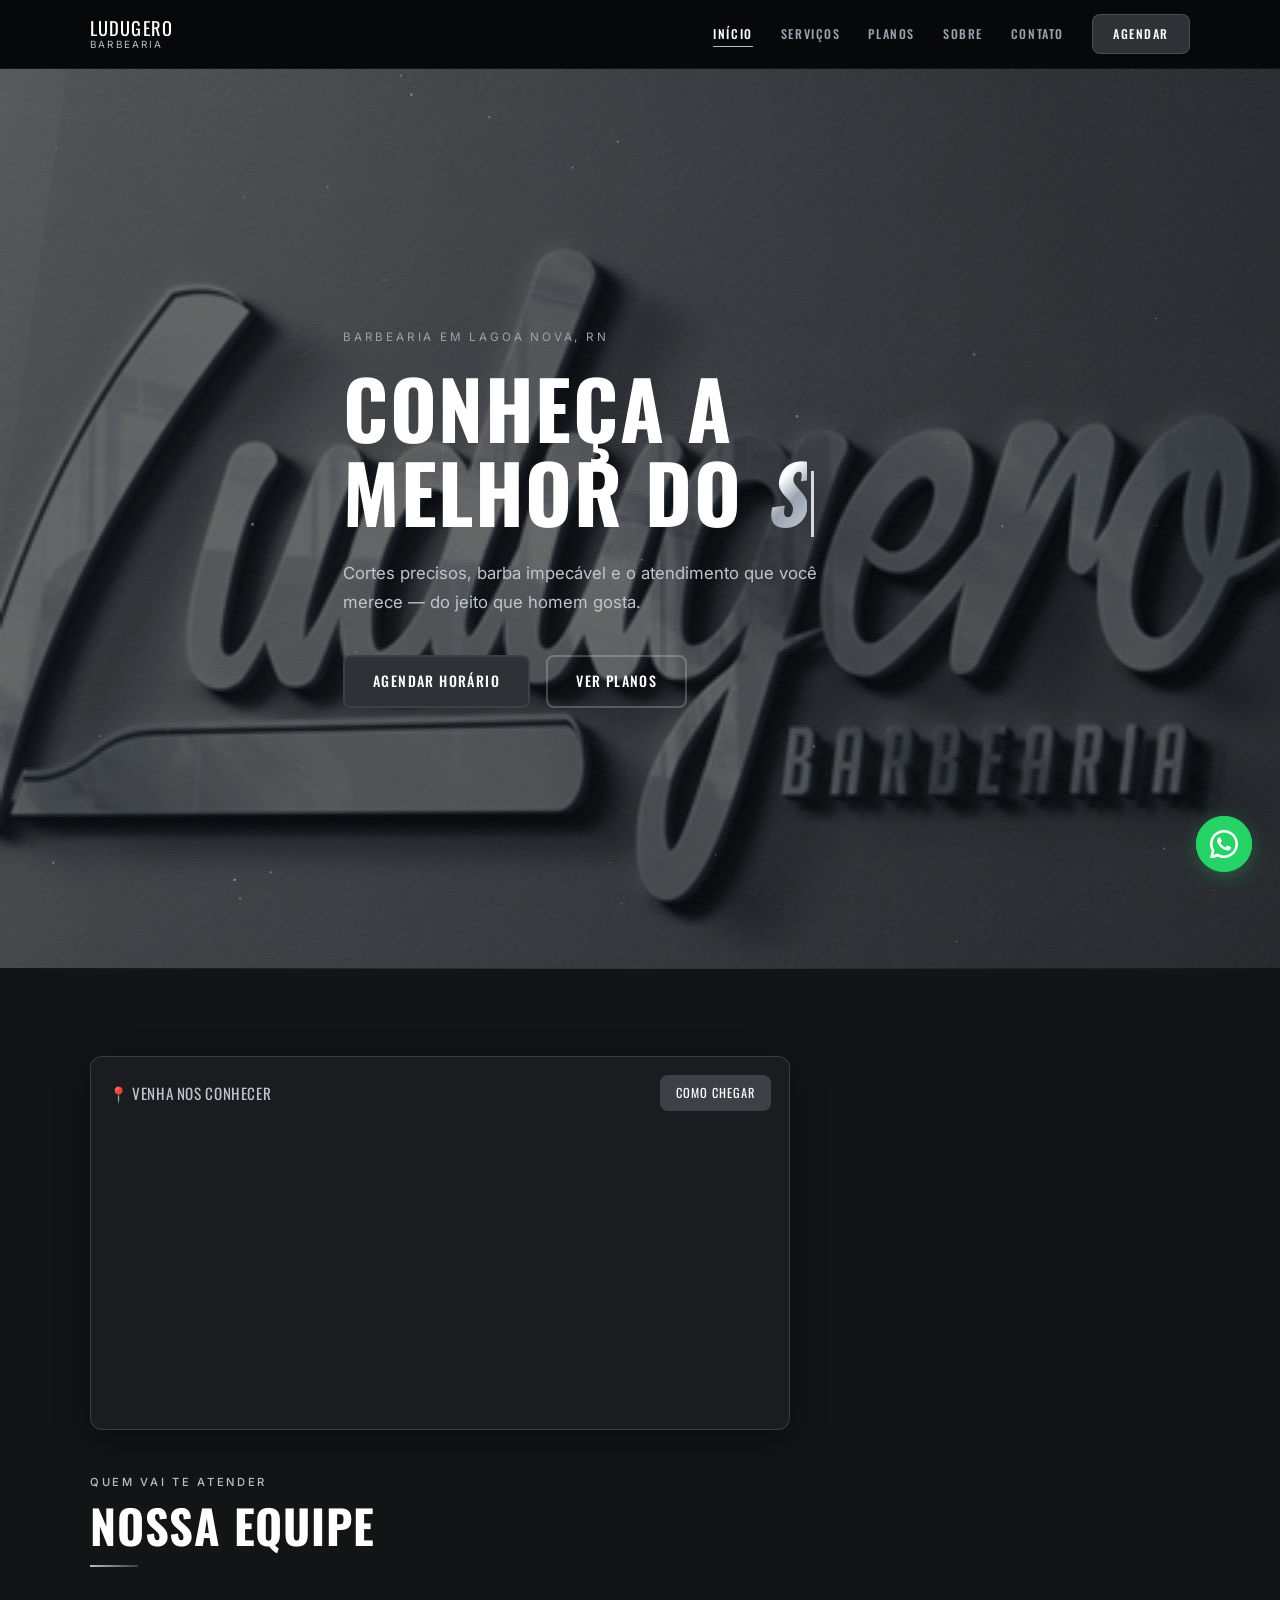
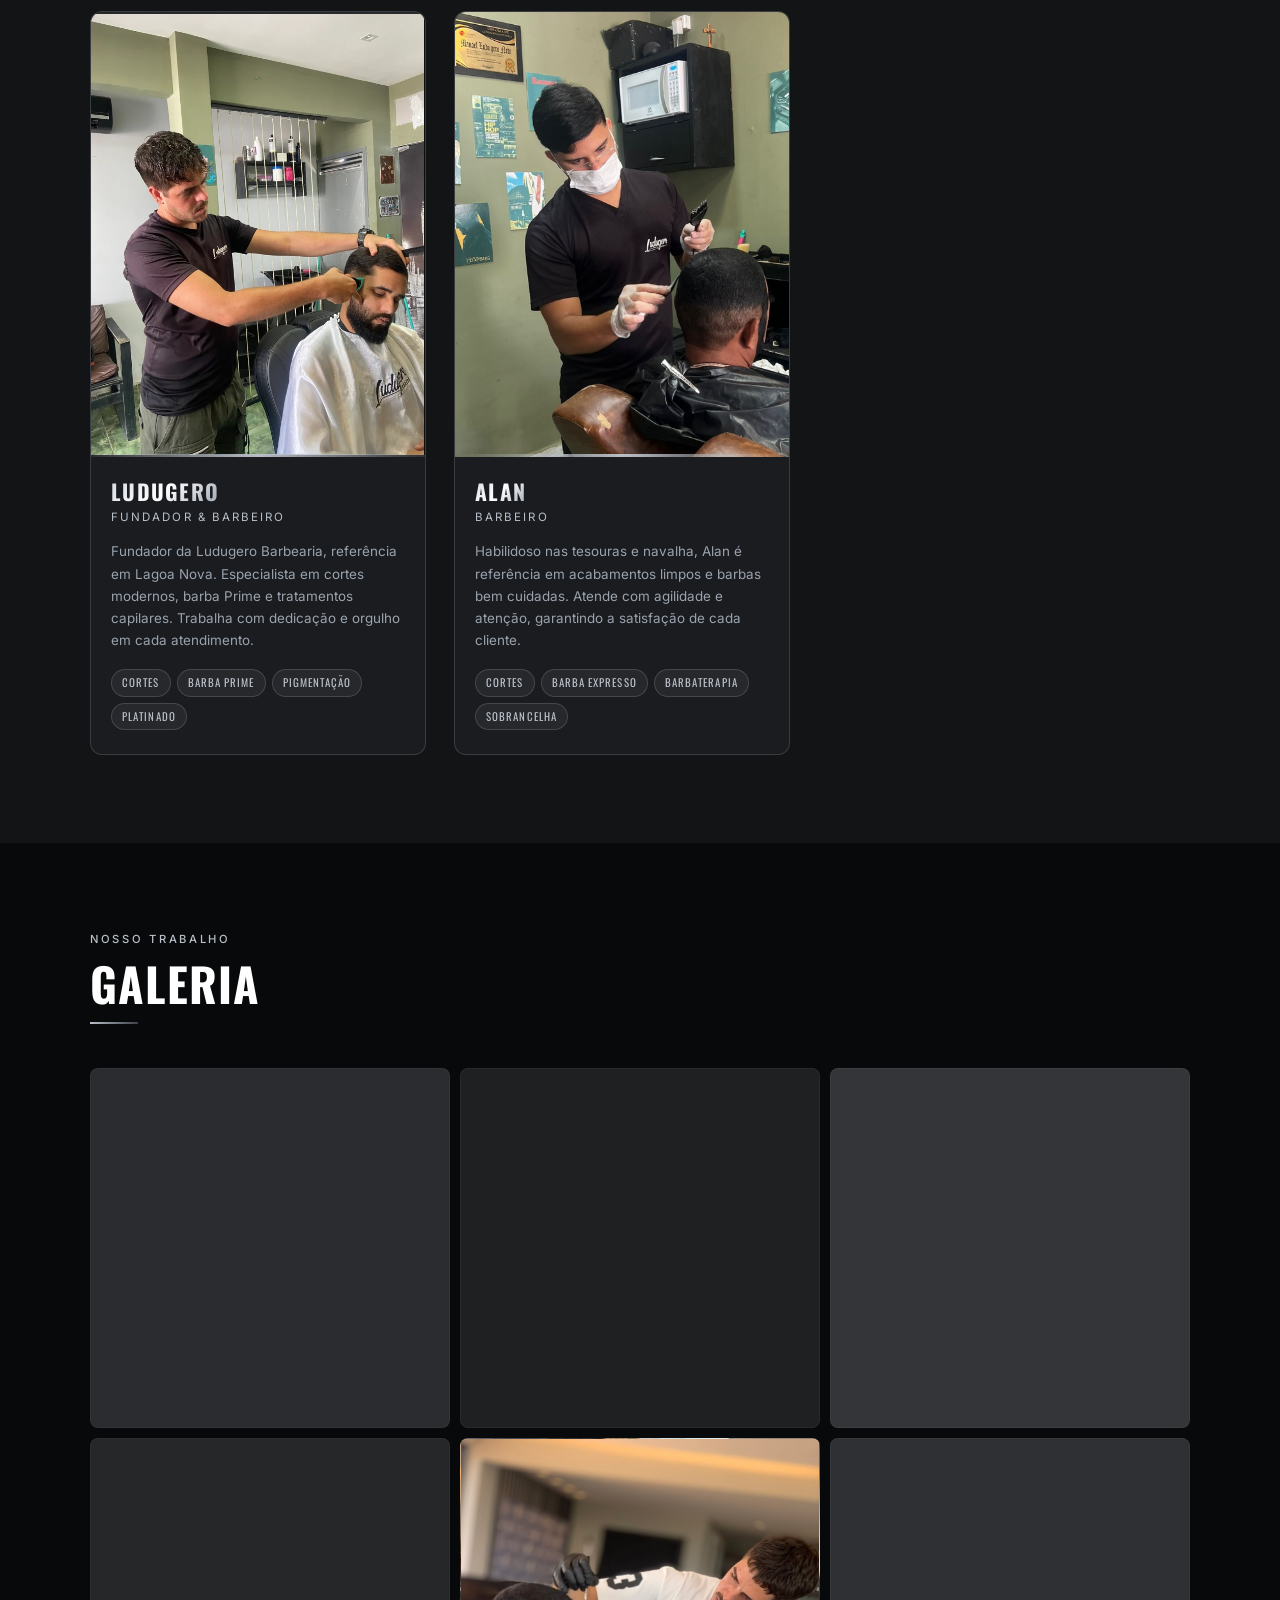
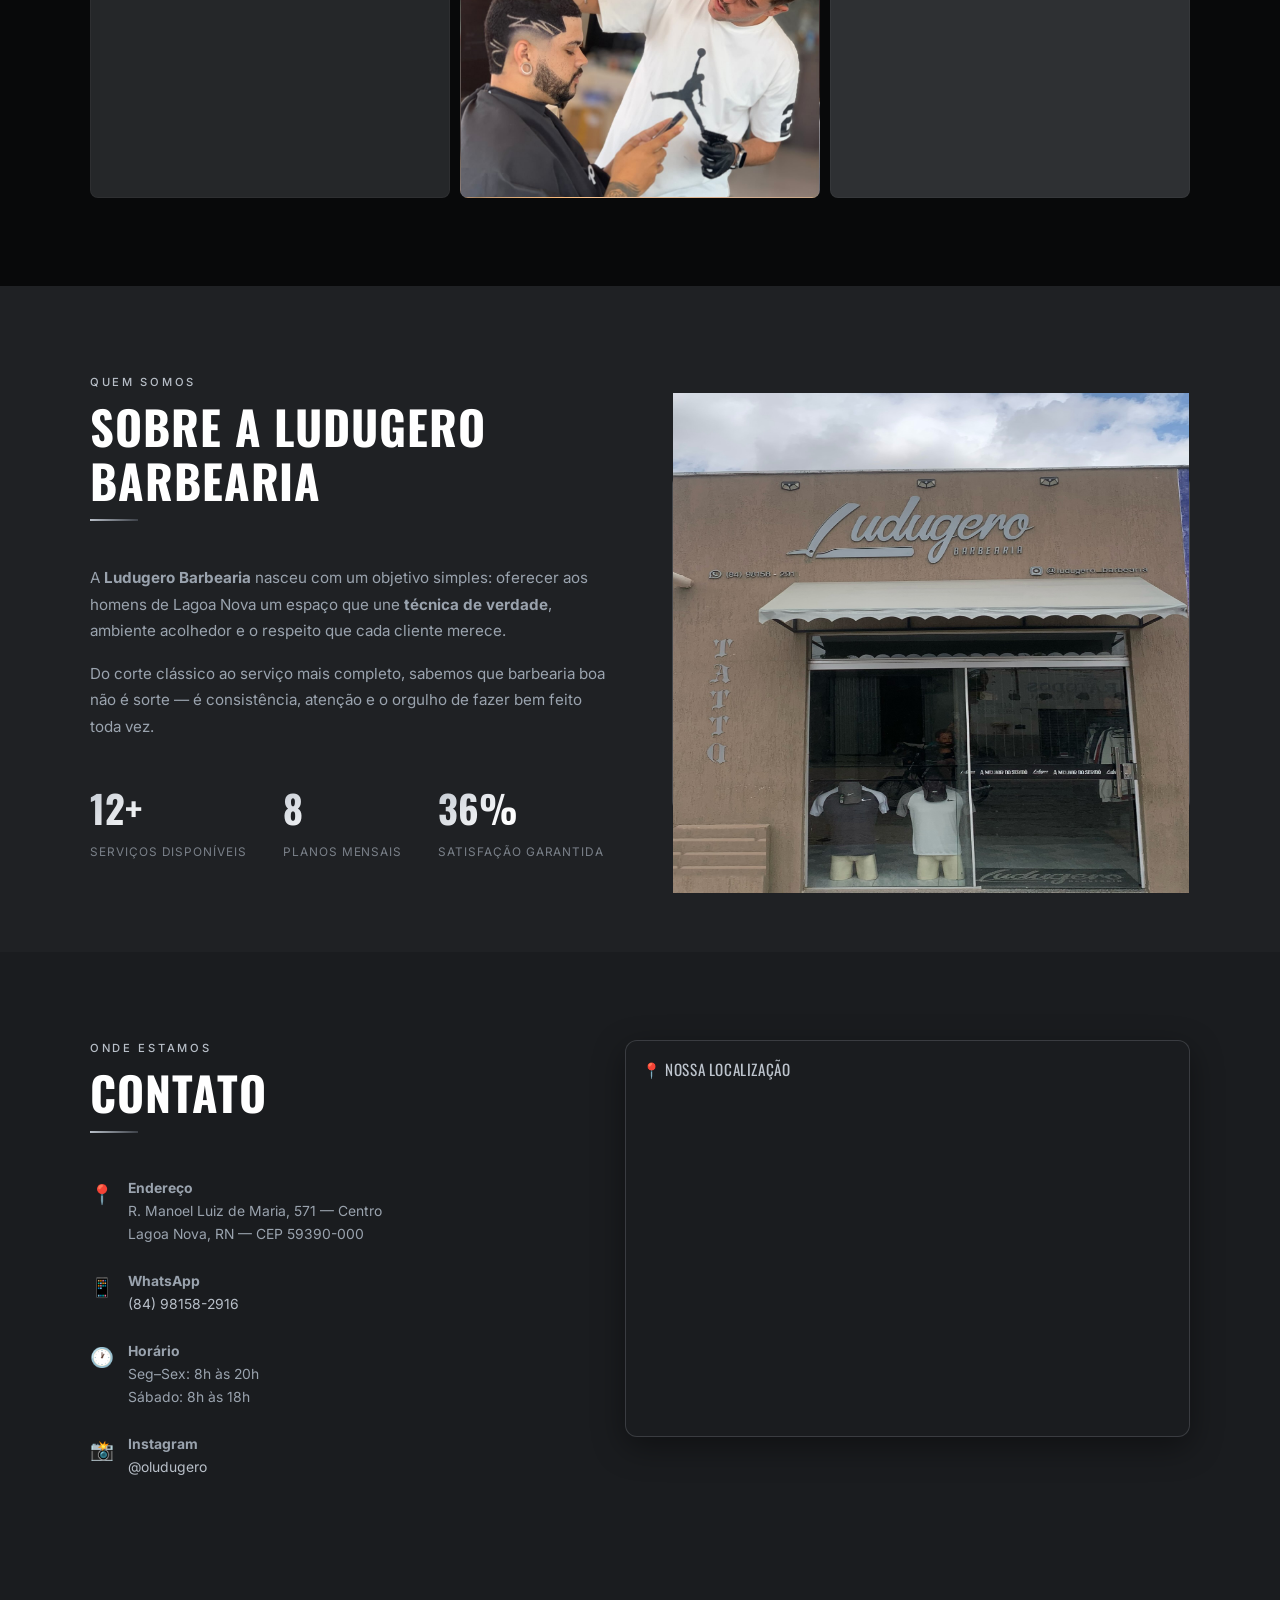
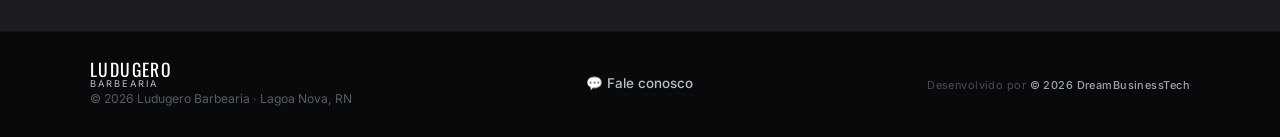
<file: index.html>
<!DOCTYPE html>
<html lang="pt-BR">

<head>
  <meta charset="UTF-8" />
  <meta name="viewport" content="width=device-width, initial-scale=1.0" />
  <title>Ludugero Barbearia | Início</title>
  <meta name="description"
    content="Ludugero Barbearia em Lagoa Nova, RN. Conheça nossa equipe, galeria e agende seu horário." />
  <link rel="preconnect" href="https://fonts.googleapis.com" />
  <link
    href="https://fonts.googleapis.com/css2?family=Oswald:wght@400;500;600;700&family=Inter:wght@300;400;500&display=swap"
    rel="stylesheet" />
  <link rel="stylesheet" href="style.css" />
  <script src="script.js"></script>
</head>

<body>

  <!-- ========== HEADER / NAV ========== -->
  <header class="header" id="header">
    <nav class="nav container">
      <a href="index.html#inicio" class="nav-logo">
        <span class="logo-text">
          <span class="logo-main">Ludugero</span>
          <span class="logo-sub">Barbearia</span>
        </span>
      </a>
      <ul class="nav-menu" id="nav-menu">
        <li><a href="index.html#inicio" class="nav-link">Início</a></li>
        <li><a href="servicos.html#servicos" class="nav-link">Serviços</a></li>
        <li><a href="servicos.html#planos" class="nav-link">Planos</a></li>
        <li><a href="index.html#sobre" class="nav-link">Sobre</a></li>
        <li><a href="#contato" class="nav-link">Contato</a></li>
      </ul>
      <div class="nav-actions">
        <a href="servicos.html#agendamento" class="nav-link nav-cta">Agendar</a>
        <button class="nav-toggle" id="nav-toggle" aria-label="Abrir menu">
          <span></span><span></span><span></span>
        </button>
      </div>
    </nav>
  </header>

  <!-- ========== HERO ========== -->
  <section class="hero" id="inicio">
    <div class="hero-overlay"></div>
    <div class="hero-metal" aria-hidden="true"></div>
    <div class="hero-content container">
      <div class="hero-content container">
        <p class="hero-eyebrow">Barbearia em Lagoa Nova, RN</p>
        <h1 class="hero-title">conheça a melhor do <em>seridó</em></h1>
        <p class="hero-desc">Cortes precisos, barba impecável e o atendimento que você merece — do jeito que homem
          gosta.</p>
        <div class="hero-buttons">
          <a href="servicos.html#agendamento" class="btn btn-primary">Agendar horário</a>
          <a href="servicos.html#planos" class="btn btn-ghost">Ver planos</a>
        </div>
      </div>
    </div>
  </section>

  <!-- ========== EQUIPE ========== -->
  <section class="section section-equipe" id="equipe">
    <div class="container">
       <!-- ===== Mapa acima da Equipe ===== -->
      <div class="equipe-mapa">
        <div class="mapa-header">
          <p class="mapa-titulo">📍 Venha nos conhecer</p>
          <a href="https://www.google.com/maps/dir/?api=1&destination=-6.092328909402944,-36.471251770127004"
            target="_blank" class="mapa-btn">Como chegar</a>
        </div>
        <iframe
          src="https://www.google.com/maps/embed?pb=!1m17!1m12!1m3!1d3956.5!2d-36.471251770127004!3d-6.092328909402944!2m3!1f0!2f0!3f0!3m2!1i1024!2i768!4f13.1!3m2!1m1!2zNsKwMDUnMzIuMCJTIDM2wrAyOCcxNi42Ilc!5e0!3m2!1spt-BR!2sbr!4v1787361213415!5m2!1spt-BR!2sbr"
          width="100%" height="280" style="border:0; border-radius:12px;" allowfullscreen="" loading="lazy"
          title="Localização da Ludugero Barbearia">
        </iframe>
      </div>
      <p class="section-eyebrow">Quem vai te atender</p>
      <h2 class="section-title">Nossa Equipe</h2>
      <div class="equipe-grid">

        <!-- MEMBRO 1 — Ludugero -->
        <div class="membro-card" data-barbeiro="Ludugero">
          <div class="membro-foto">
            <div class="membro-foto-placeholder">
              <p class="membro-foto-label"><img src="equipe/ludugero.jpeg" alt="Ludugero"></p>
            </div>
          </div>
          <div class="membro-info">
            <h3 class="membro-nome"><span>Ludugero</span></h3>
            <p class="membro-cargo">Fundador &amp; Barbeiro</p>
            <p class="membro-desc">
              Fundador da Ludugero Barbearia, referência em Lagoa Nova. Especialista em cortes modernos, barba Prime e
              tratamentos capilares. Trabalha com dedicação e orgulho em cada atendimento.
            </p>
            <div class="membro-tags">
              <span class="membro-tag">Cortes</span>
              <span class="membro-tag">Barba Prime</span>
              <span class="membro-tag">Pigmentação</span>
              <span class="membro-tag">Platinado</span>
            </div>
          </div>
        </div>

        <!-- MEMBRO 2 — Alan -->
        <div class="membro-card" data-barbeiro="Alan">
          <div class="membro-foto">
            <div class="membro-foto-placeholder">
              <p class="membro-foto-label"><img src="equipe/alan.jpg" alt="Alan"></p>
            </div>
          </div>
          <div class="membro-info">
            <h3 class="membro-nome"><span>Alan</span></h3>
            <p class="membro-cargo">Barbeiro</p>
            <p class="membro-desc">
              Habilidoso nas tesouras e navalha, Alan é referência em acabamentos limpos e barbas bem cuidadas. Atende
              com agilidade e atenção, garantindo a satisfação de cada cliente.
            </p>
            <div class="membro-tags">
              <span class="membro-tag">Cortes</span>
              <span class="membro-tag">Barba Expresso</span>
              <span class="membro-tag">Barbaterapia</span>
              <span class="membro-tag">Sobrancelha</span>
            </div>
          </div>
        </div>

      </div>
     
    </div>
  </section>

  <!-- ========== GALERIA ========== -->
  <section class="section section-galeria" id="galeria">
    <div class="container">
      <p class="section-eyebrow">Nosso trabalho</p>
      <h2 class="section-title">Galeria</h2>
      <div class="gallery-grid" id="gallery-grid">
        <div class="gallery-item" style="background:#2a2c2f;" data-label="Corte Degradê"></div>
        <div class="gallery-item" style="background:#1e2022;" data-label="Barba Prime"></div>
        <div class="gallery-item" style="background:#333538;" data-label="Corte + Barba"></div>
        <div class="gallery-item" style="background:#252729;" data-label="Barbaterapia"></div>
        <div class="gallery-item"
          style="background-image:url('galeria/pigmentacao1.png'); background-size:cover; background-position:center;"
          data-label="Pigmentação"></div>
        <div class="gallery-item" style="background:#2e3033;" data-label="Corte Infantil"></div>
      </div>
    </div>
  </section>

  <!-- ========== SOBRE ========== -->
  <section class="section section-sobre" id="sobre">
    <div class="container sobre-grid">
      <div class="sobre-text">
        <p class="section-eyebrow">Quem somos</p>
        <h2 class="section-title">Sobre a Ludugero Barbearia</h2>
        <p class="sobre-desc">
          A <strong>Ludugero Barbearia</strong> nasceu com um objetivo simples: oferecer aos homens de Lagoa Nova um
          espaço que une <strong>técnica de verdade</strong>, ambiente acolhedor e o respeito que cada cliente merece.
        </p>
        <p class="sobre-desc">
          Do corte clássico ao serviço mais completo, sabemos que barbearia boa não é sorte — é consistência, atenção e
          o orgulho de fazer bem feito toda vez.
        </p>
        <div class="sobre-stats">
          <div class="stat">
            <span class="stat-num">15+</span>
            <span class="stat-label">Serviços disponíveis</span>
          </div>
          <div class="stat">
            <span class="stat-num">8</span>
            <span class="stat-label">Planos mensais</span>
          </div>
          <div class="stat">
            <span class="stat-num">100%</span>
            <span class="stat-label">Satisfação garantida</span>
          </div>
        </div>
      </div>
      <div class="sobre-img" style="margin-top: 3rem;">
        <div class="sobre-img-placeholder"><br /><img src="galeria/barbearia.jpg" alt="Barbearia" width="600"
            height="500"><br /></div>
      </div>
    </div>
  </section>

  <!-- ========== CONTATO (presente em todas as páginas) ========== -->
  <section class="section section-contato" id="contato">
    <div class="container contato-grid">
      <div class="contato-info">
        <p class="section-eyebrow">Onde estamos</p>
        <h2 class="section-title">Contato</h2>
        <ul class="contato-list">
          <li>
            <span class="contato-icon">📍</span>
            <div>
              <strong>Endereço</strong><br />
              R. Manoel Luiz de Maria, 571 — Centro<br />
              Lagoa Nova, RN — CEP 59390-000
            </div>
          </li>
          <li>
            <span class="contato-icon">📱</span>
            <div>
              <strong>WhatsApp</strong><br />
              <a href="https://wa.me/5584981582916" target="_blank">(84) 98158-2916</a>
            </div>
          </li>
          <li>
            <span class="contato-icon">🕐</span>
            <div>
              <strong>Horário</strong><br />
              Seg–Sex: 8h às 20h<br />
              Sábado: 8h às 18h
            </div>
          </li>
          <li>
            <span class="contato-icon">📸</span>
            <div>
              <strong>Instagram</strong><br />
              <a href="https://www.instagram.com/oludugero/" target="_blank">@oludugero</a>
            </div>
          </li>
        </ul>
      </div>
      <div class="contato-mapa">
        <div class="mapa-header">
          <p class="mapa-titulo">📍 Nossa localização</p>
          <a href="https://www.google.com/maps/dir/?api=1&destination=-6.092328909402944,-36.471251770127004"</a>
        </div>
        <iframe
          src="https://www.google.com/maps/embed?pb=!1m17!1m12!1m3!1d3956.5!2d-36.471251770127004!3d-6.092328909402944!2m3!1f0!2f0!3f0!3m2!1i1024!2i768!4f13.1!3m2!1m1!2zNsKwMDUnMzIuMCJTIDM2wrAyOCcxNi42Ilc!5e0!3m2!1spt-BR!2sbr!4v1787361213415!5m2!1spt-BR!2sbr"
          width="100%" height="320" style="border:0; border-radius:12px; " allowfullscreen="" loading="lazy"
          title="Localização da Ludugero Barbearia">
        </iframe>
      </div>
    </div>
  </section>

  <!-- ========== FOOTER ========== -->
  <footer class="footer">
    <div class="container footer-inner">
      <div class="footer-logo-text">
        <span class="footer-logo-main">Ludugero</span>
        <span class="footer-logo-sub">Barbearia</span>
      </div>
      <p class="footer-copy">© 2026 Ludugero Barbearia · Lagoa Nova, RN</p>
      <a href="https://wa.me/5584981582916" target="_blank" class="footer-whatsapp">💬 Fale conosco</a>
      <p class="footer-credit">Desenvolvido por <strong>© 2026 DreamBusinessTech</strong></p>
    </div>
  </footer>

  <!-- WHATSAPP FLUTUANTE -->
  <a href="https://wa.me/5584981582916?text=Olá!%20Vim%20pelo%20site%20da%20Ludugero%20Barbearia%20e%20gostaria%20de%20agendar%20um%20horário."
    class="whatsapp-float" target="_blank" aria-label="Falar no WhatsApp">
    <svg viewBox="0 0 24 24" fill="currentColor" width="28" height="28">
      <path
        d="M17.472 14.382c-.297-.149-1.758-.867-2.03-.967-.273-.099-.471-.148-.67.15-.197.297-.767.966-.94 1.164-.173.199-.347.223-.644.075-.297-.15-1.255-.463-2.39-1.475-.883-.788-1.48-1.761-1.653-2.059-.173-.297-.018-.458.13-.606.134-.133.298-.347.446-.52.149-.174.198-.298.298-.497.099-.198.05-.371-.025-.52-.075-.149-.669-1.612-.916-2.207-.242-.579-.487-.5-.669-.51-.173-.008-.371-.01-.57-.01-.198 0-.52.074-.792.372-.272.297-1.04 1.016-1.04 2.479 0 1.462 1.065 2.875 1.213 3.074.149.198 2.096 3.2 5.077 4.487.709.306 1.262.489 1.694.625.712.227 1.36.195 1.871.118.571-.085 1.758-.719 2.006-1.413.248-.694.248-1.289.173-1.413-.074-.124-.272-.198-.57-.347z" />
      <path
        d="M12 0C5.373 0 0 5.373 0 12c0 2.127.558 4.126 1.532 5.857L.057 23.882a.5.5 0 0 0 .614.635l6.189-1.623A11.945 11.945 0 0 0 12 24c6.627 0 12-5.373 12-12S18.627 0 12 0zm0 21.818a9.807 9.807 0 0 1-5.031-1.383l-.361-.214-3.733.979.995-3.638-.235-.374A9.818 9.818 0 0 1 2.182 12C2.182 6.57 6.57 2.182 12 2.182c5.43 0 9.818 4.388 9.818 9.818 0 5.43-4.388 9.818-9.818 9.818z" />
    </svg>
  </a>

</body>

</html>
</file>
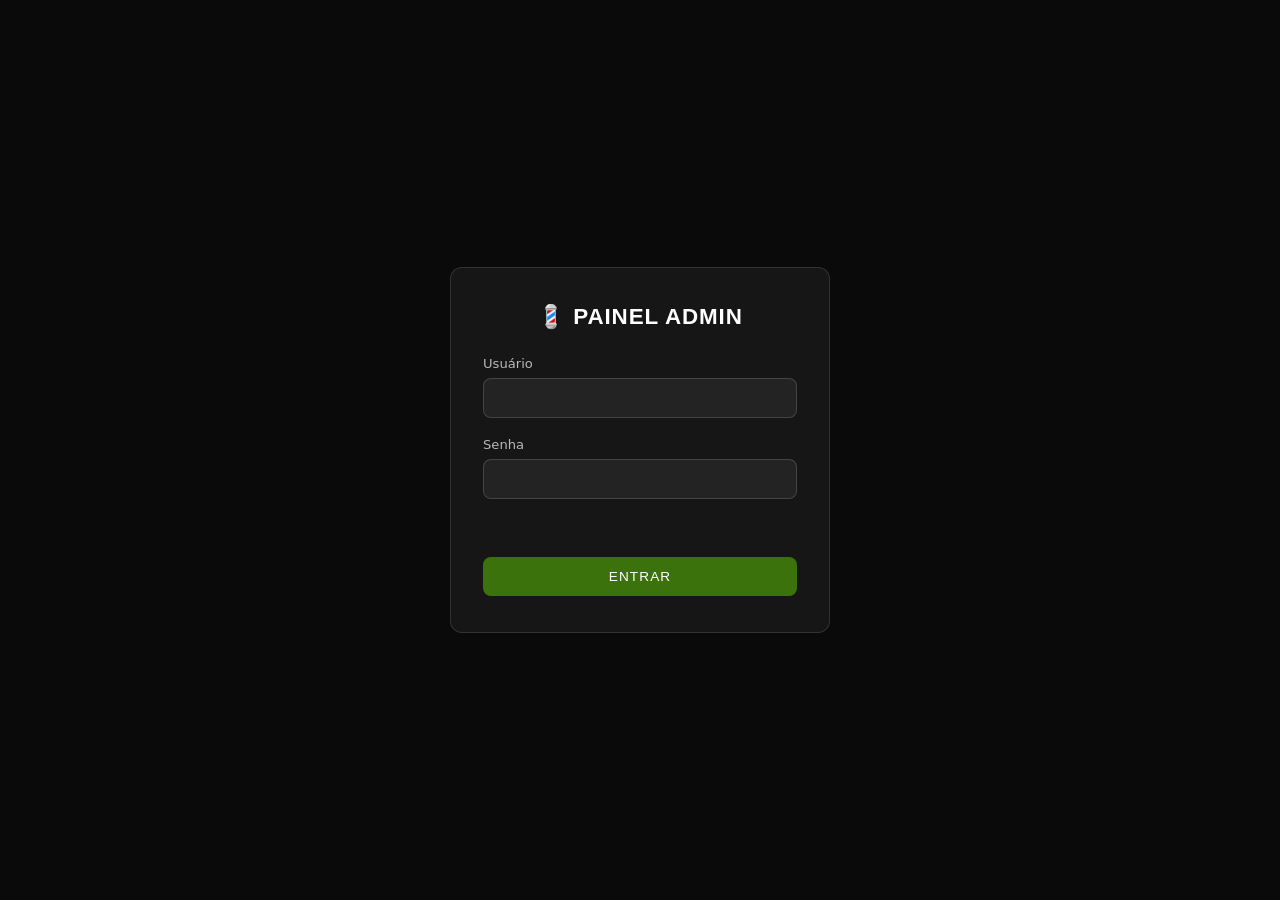
<file: login.html>
<!DOCTYPE html>
<html lang="pt-BR">
<head>
  <meta charset="UTF-8" />
  <meta name="viewport" content="width=device-width, initial-scale=1.0" />
  <title>Login | Painel Ludugero Barbearia</title>
  <link rel="stylesheet" href="style.css" />
  <style>
    body {
      background: #0a0a0a; color: #fff; font-family: var(--fonte-corpo);
      min-height: 100vh; display: flex; align-items: center; justify-content: center;
      padding: 20px;
    }
    .login-card {
      background: rgba(255,255,255,0.05);
      border: 1px solid rgba(255,255,255,0.12);
      border-radius: 12px;
      padding: 36px 32px;
      max-width: 380px;
      width: 100%;
    }
    .login-titulo {
      font-family: var(--fonte-titulo);
      font-size: 1.4rem;
      margin-bottom: 24px;
      text-align: center;
      letter-spacing: 0.04em;
      text-transform: uppercase;
    }
    .login-form { display: flex; flex-direction: column; gap: 16px; }
    .login-form label { font-size: 0.82rem; color: rgba(255,255,255,0.7); margin-bottom: 4px; display: block; }
    .login-form input {
      width: 100%; padding: 11px 13px; border-radius: 8px;
      border: 1.5px solid rgba(255,255,255,0.15);
      background: rgba(255,255,255,0.06); color: #fff; font-size: 0.9rem;
      outline: none; transition: border-color 0.3s ease;
    }
    .login-form input:focus { border-color: rgb(59,114,11); }
    .login-btn {
      margin-top: 8px; padding: 12px; border: none; border-radius: 8px;
      background: rgb(59,114,11); color: #fff; font-family: var(--fonte-titulo);
      letter-spacing: 0.08em; text-transform: uppercase; font-size: 0.85rem;
      cursor: pointer; transition: background 0.3s ease;
    }
    .login-btn:hover { background: #000; }
    .login-btn:disabled { opacity: 0.6; cursor: not-allowed; }
    .login-erro {
      color: #d46060; font-size: 0.82rem; text-align: center; min-height: 18px;
    }
  </style>
</head>
<body>

  <div class="login-card">
    <h1 class="login-titulo">💈 Painel Admin</h1>
    <form class="login-form" id="login-form">
      <div>
        <label for="usuario">Usuário</label>
        <input type="text" id="usuario" name="usuario" required autocomplete="username" />
      </div>
      <div>
        <label for="senha">Senha</label>
        <input type="password" id="senha" name="senha" required autocomplete="current-password" />
      </div>
      <p class="login-erro" id="login-erro"></p>
      <button type="submit" class="login-btn" id="login-btn">Entrar</button>
    </form>
  </div>

  <script>
    const API_LOGIN_URL = 'http://localhost:5167/api/auth/login';

    const form = document.getElementById('login-form');
    const erroEl = document.getElementById('login-erro');
    const btn = document.getElementById('login-btn');

    form.addEventListener('submit', async (e) => {
      e.preventDefault();
      erroEl.textContent = '';
      btn.disabled = true;
      btn.textContent = 'Entrando...';

      const nomeUsuario = document.getElementById('usuario').value.trim();
      const senha = document.getElementById('senha').value;

      try {
        const resposta = await fetch(API_LOGIN_URL, {
          method: 'POST',
          headers: { 'Content-Type': 'application/json' },
          body: JSON.stringify({ nomeUsuario, senha })
        });

        if (!resposta.ok) {
          throw new Error('Usuário ou senha inválidos.');
        }

        const dados = await resposta.json();
        sessionStorage.setItem('ludugero_token', dados.token);
        window.location.href = 'admin.html';

      } catch (erro) {
        erroEl.textContent = erro.message || 'Erro ao fazer login. Tente novamente.';
        btn.disabled = false;
        btn.textContent = 'Entrar';
      }
    });
  </script>

</body>
</html>
</file>
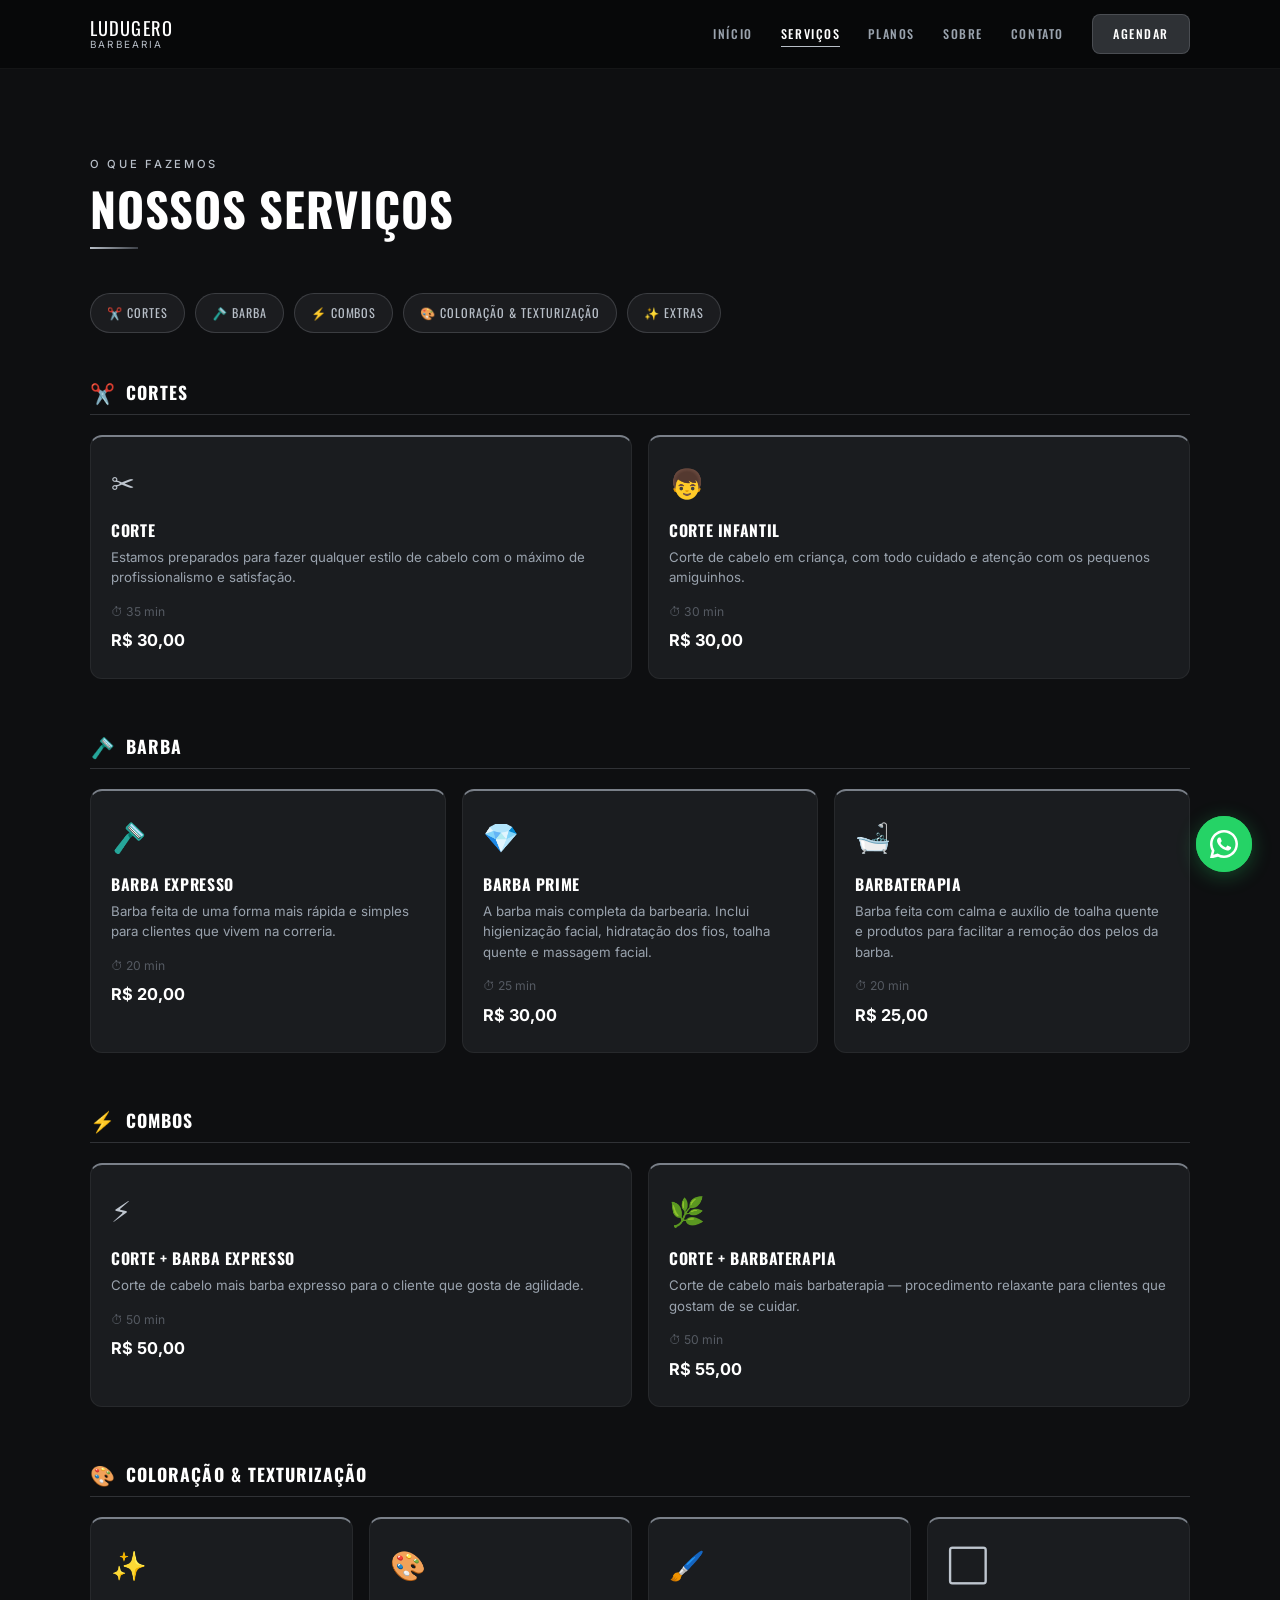
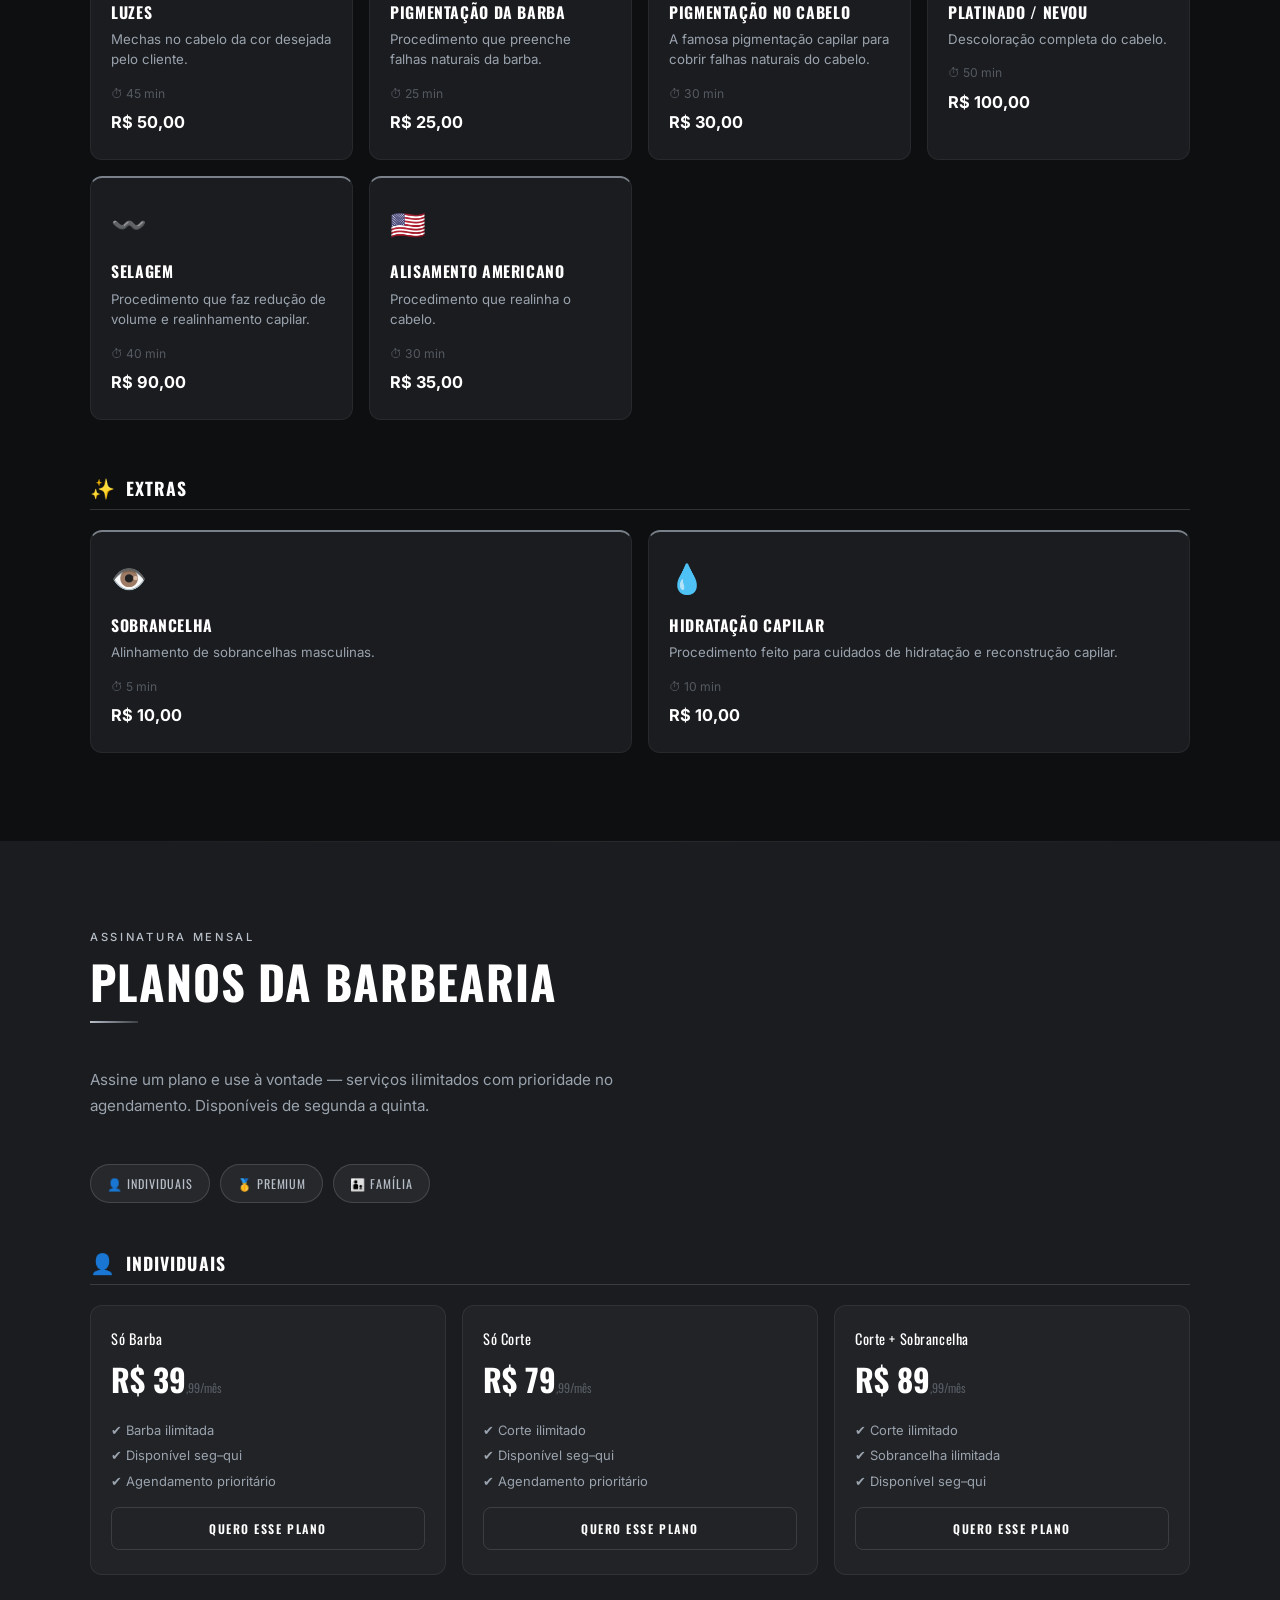
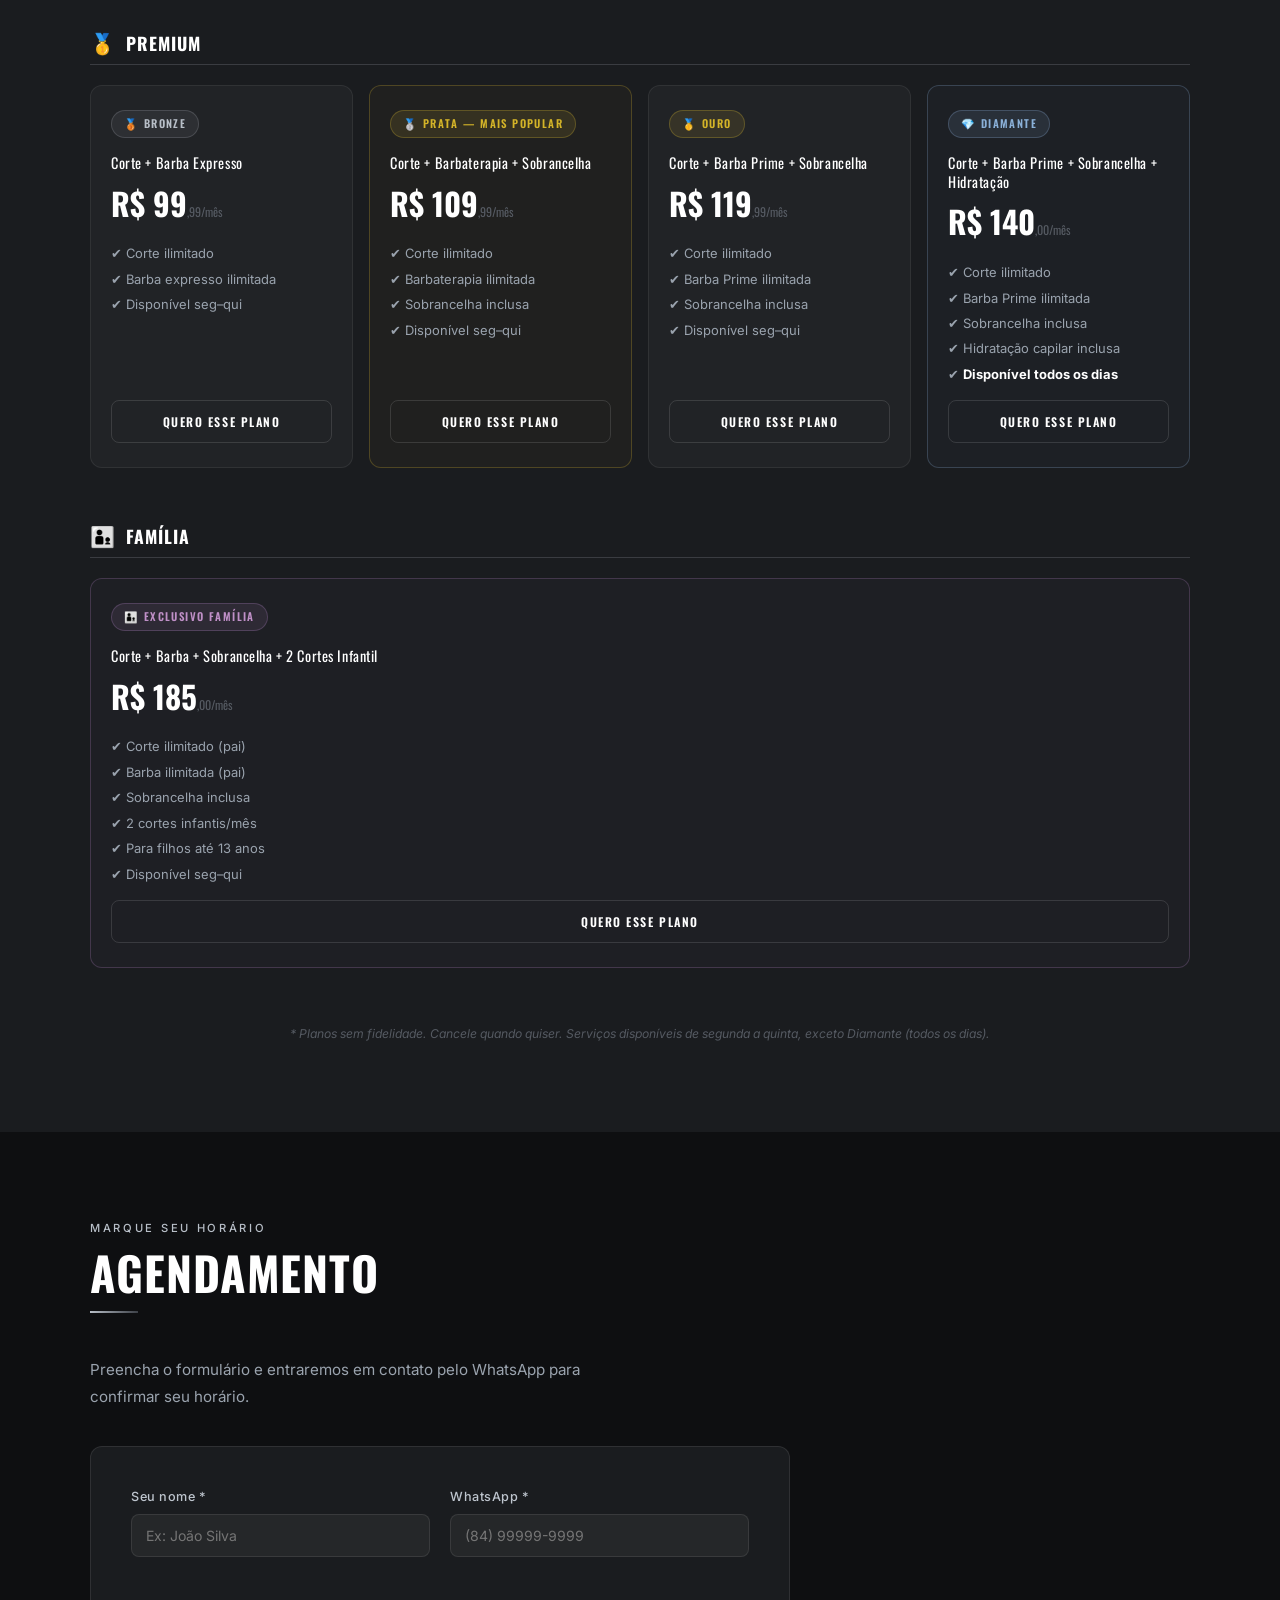
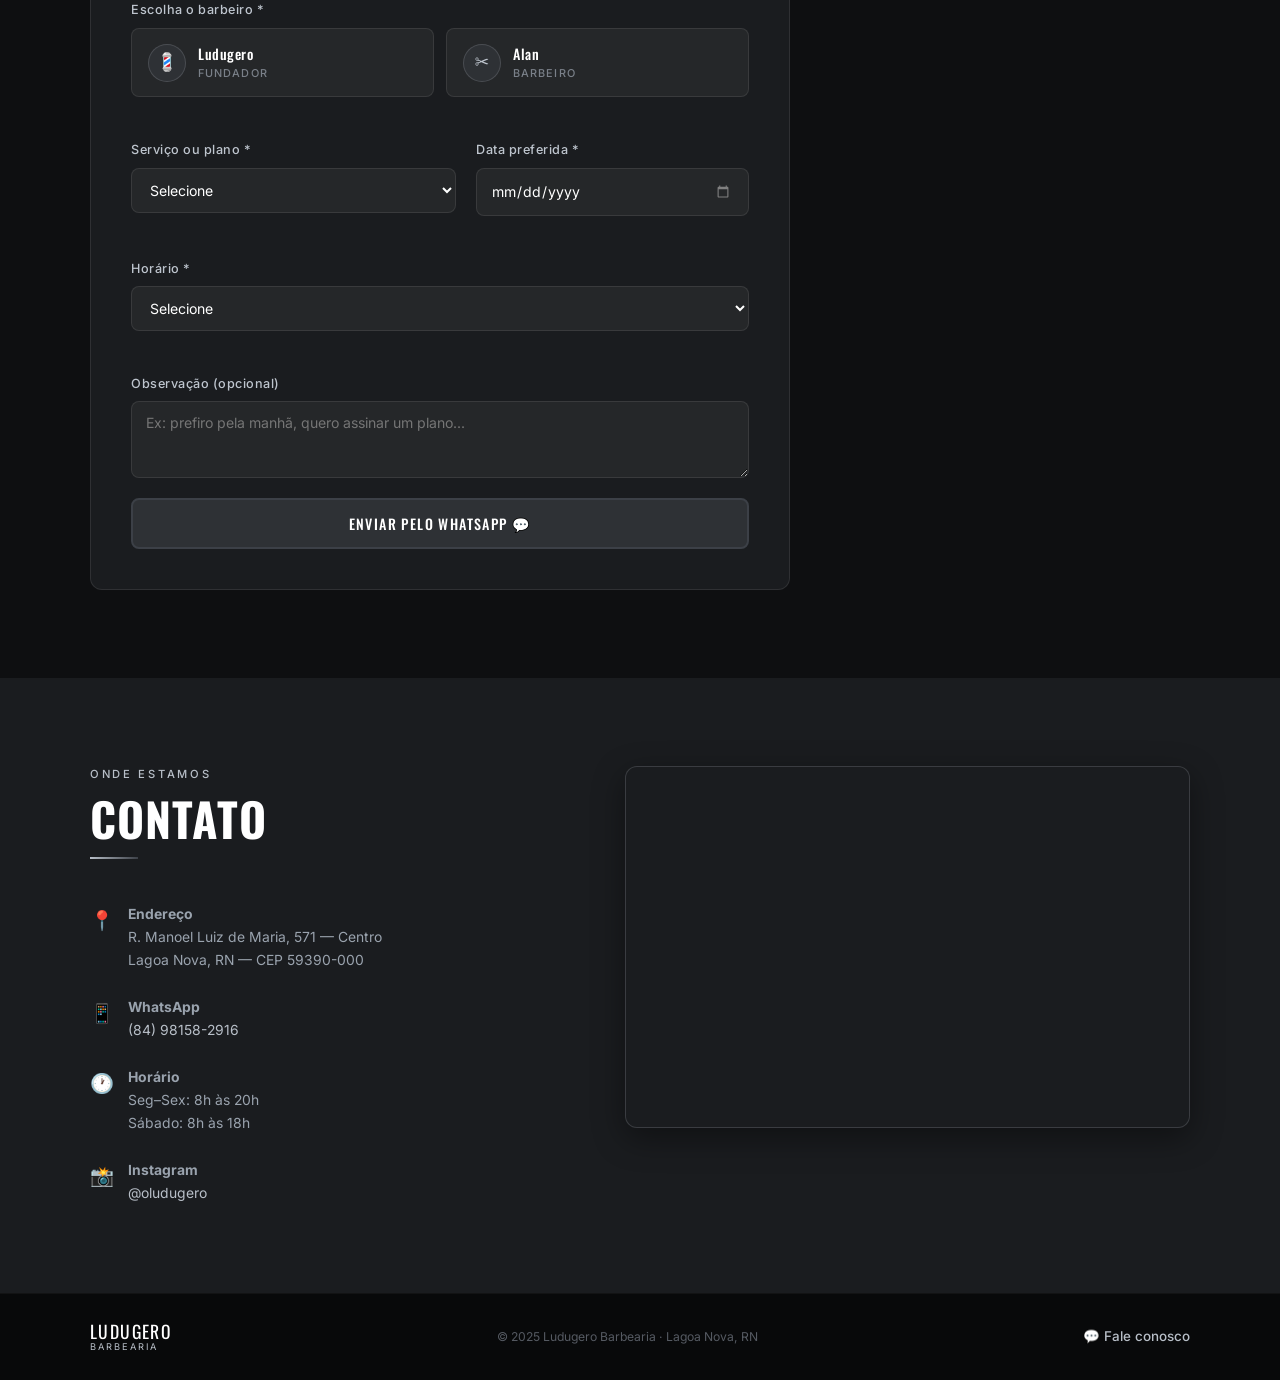
<file: servicos.html>
<!DOCTYPE html>
<html lang="pt-BR">

<head>
  <meta charset="UTF-8" />
  <meta name="viewport" content="width=device-width, initial-scale=1.0" />
  <title>Ludugero Barbearia | Serviços, Planos e Agendamento</title>
  <meta name="description"
    content="Confira nossos serviços, planos mensais e agende seu horário na Ludugero Barbearia em Lagoa Nova, RN." />
  <link rel="preconnect" href="https://fonts.googleapis.com" />
  <link
    href="https://fonts.googleapis.com/css2?family=Oswald:wght@400;500;600;700&family=Inter:wght@300;400;500&display=swap"
    rel="stylesheet" />
  <link rel="stylesheet" href="style.css" />
  <script src="script.js"></script>
</head>

<body>

  <!-- ========== HEADER / NAV ========== -->
  <header class="header" id="header">
    <nav class="nav container">
      <a href="index.html#inicio" class="nav-logo">
        <span class="logo-text">
          <span class="logo-main">Ludugero</span>
          <span class="logo-sub">Barbearia</span>
        </span>
      </a>
      <ul class="nav-menu" id="nav-menu">
        <li><a href="index.html#inicio" class="nav-link">Início</a></li>
        <li><a href="servicos.html#servicos" class="nav-link">Serviços</a></li>
        <li><a href="servicos.html#planos" class="nav-link">Planos</a></li>
        <li><a href="index.html#sobre" class="nav-link">Sobre</a></li>
        <li><a href="#contato" class="nav-link">Contato</a></li>
      </ul>
      <div class="nav-actions">
        <a href="servicos.html#agendamento" class="nav-link nav-cta">Agendar</a>
        <button class="nav-toggle" id="nav-toggle" aria-label="Abrir menu">
          <span></span><span></span><span></span>
        </button>
      </div>
    </nav>
  </header>

  <!-- Espaço para compensar o header fixo, já que esta página não tem hero -->
  <main style="margin-top: 68px;">

    <!-- ========== SERVIÇOS ========== -->
    <section class="section section-servicos" id="servicos">
      <div class="container">
        <p class="section-eyebrow">O que fazemos</p>
        <h2 class="section-title">Nossos Serviços</h2>

        <!-- Navegação rápida por categoria -->
        <nav class="servicos-nav" aria-label="Categorias de serviços">
          <a href="#cat-cortes" class="servicos-nav-item">✂️ Cortes</a>
          <a href="#cat-barba" class="servicos-nav-item">🪒 Barba</a>
          <a href="#cat-combos" class="servicos-nav-item">⚡ Combos</a>
          <a href="#cat-cor" class="servicos-nav-item">🎨 Coloração &amp; Texturização</a>
          <a href="#cat-extras" class="servicos-nav-item">✨ Extras</a>
        </nav>

        <!-- CORTES -->
        <div class="servicos-categoria" id="cat-cortes">
          <h3 class="servicos-categoria-titulo"><span>✂️</span> Cortes</h3>
          <div class="services-grid">

            <div class="service-card" data-service="Corte — R$ 30,00">
              <div class="service-icon">✂️</div>
              <h3 class="service-name">Corte</h3>
              <p class="service-desc">Estamos preparados para fazer qualquer estilo de cabelo com o máximo de
                profissionalismo e satisfação.</p>
              <p class="service-meta">⏱ 35 min</p>
              <p class="service-price"><strong>R$ 30,00</strong></p>
            </div>

            <div class="service-card" data-service="Corte Infantil — R$ 30,00">
              <div class="service-icon">👦</div>
              <h3 class="service-name">Corte Infantil</h3>
              <p class="service-desc">Corte de cabelo em criança, com todo cuidado e atenção com os pequenos amiguinhos.
              </p>
              <p class="service-meta">⏱ 30 min</p>
              <p class="service-price"><strong>R$ 30,00</strong></p>
            </div>

          </div>
        </div>

        <!-- BARBA -->
        <div class="servicos-categoria" id="cat-barba">
          <h3 class="servicos-categoria-titulo"><span>🪒</span> Barba</h3>
          <div class="services-grid">

            <div class="service-card" data-service="Barba Expresso — R$ 20,00">
              <div class="service-icon">🪒</div>
              <h3 class="service-name">Barba Expresso</h3>
              <p class="service-desc">Barba feita de uma forma mais rápida e simples para clientes que vivem na
                correria.</p>
              <p class="service-meta">⏱ 20 min</p>
              <p class="service-price"><strong>R$ 20,00</strong></p>
            </div>

            <div class="service-card" data-service="Barba Prime — R$ 30,00">
              <div class="service-icon">💎</div>
              <h3 class="service-name">Barba Prime</h3>
              <p class="service-desc">A barba mais completa da barbearia. Inclui higienização facial, hidratação dos
                fios, toalha quente e massagem facial.</p>
              <p class="service-meta">⏱ 25 min</p>
              <p class="service-price"><strong>R$ 30,00</strong></p>
            </div>

            <div class="service-card" data-service="Barbaterapia — R$ 25,00">
              <div class="service-icon">🛁</div>
              <h3 class="service-name">Barbaterapia</h3>
              <p class="service-desc">Barba feita com calma e auxílio de toalha quente e produtos para facilitar a
                remoção dos pelos da barba.</p>
              <p class="service-meta">⏱ 20 min</p>
              <p class="service-price"><strong>R$ 25,00</strong></p>
            </div>

          </div>
        </div>

        <!-- COMBOS -->
        <div class="servicos-categoria" id="cat-combos">
          <h3 class="servicos-categoria-titulo"><span>⚡</span> Combos</h3>
          <div class="services-grid">

            <div class="service-card" data-service="Corte + Barba Expresso — R$ 50,00">
              <div class="service-icon">⚡</div>
              <h3 class="service-name">Corte + Barba Expresso</h3>
              <p class="service-desc">Corte de cabelo mais barba expresso para o cliente que gosta de agilidade.</p>
              <p class="service-meta">⏱ 50 min</p>
              <p class="service-price"><strong>R$ 50,00</strong></p>
            </div>

            <div class="service-card" data-service="Corte + Barbaterapia — R$ 55,00">
              <div class="service-icon">🌿</div>
              <h3 class="service-name">Corte + Barbaterapia</h3>
              <p class="service-desc">Corte de cabelo mais barbaterapia — procedimento relaxante para clientes que
                gostam de se cuidar.</p>
              <p class="service-meta">⏱ 50 min</p>
              <p class="service-price"><strong>R$ 55,00</strong></p>
            </div>

          </div>
        </div>

        <!-- COLORAÇÃO & TEXTURIZAÇÃO -->
        <div class="servicos-categoria" id="cat-cor">
          <h3 class="servicos-categoria-titulo"><span>🎨</span> Coloração &amp; Texturização</h3>
          <div class="services-grid">

            <div class="service-card" data-service="Luzes — R$ 50,00">
              <div class="service-icon">✨</div>
              <h3 class="service-name">Luzes</h3>
              <p class="service-desc">Mechas no cabelo da cor desejada pelo cliente.</p>
              <p class="service-meta">⏱ 45 min</p>
              <p class="service-price"><strong>R$ 50,00</strong></p>
            </div>

            <div class="service-card" data-service="Pigmentação da Barba — R$ 25,00">
              <div class="service-icon">🎨</div>
              <h3 class="service-name">Pigmentação da Barba</h3>
              <p class="service-desc">Procedimento que preenche falhas naturais da barba.</p>
              <p class="service-meta">⏱ 25 min</p>
              <p class="service-price"><strong>R$ 25,00</strong></p>
            </div>

            <div class="service-card" data-service="Pigmentação no Cabelo — R$ 30,00">
              <div class="service-icon">🖌️</div>
              <h3 class="service-name">Pigmentação no Cabelo</h3>
              <p class="service-desc">A famosa pigmentação capilar para cobrir falhas naturais do cabelo.</p>
              <p class="service-meta">⏱ 30 min</p>
              <p class="service-price"><strong>R$ 30,00</strong></p>
            </div>

            <div class="service-card" data-service="Platinado / Nevou — R$ 100,00">
              <div class="service-icon">⬜</div>
              <h3 class="service-name">Platinado / Nevou</h3>
              <p class="service-desc">Descoloração completa do cabelo.</p>
              <p class="service-meta">⏱ 50 min</p>
              <p class="service-price"><strong>R$ 100,00</strong></p>
            </div>

            <div class="service-card" data-service="Selagem — R$ 90,00">
              <div class="service-icon">〰️</div>
              <h3 class="service-name">Selagem</h3>
              <p class="service-desc">Procedimento que faz redução de volume e realinhamento capilar.</p>
              <p class="service-meta">⏱ 40 min</p>
              <p class="service-price"><strong>R$ 90,00</strong></p>
            </div>

            <div class="service-card" data-service="Alisamento Americano — R$ 35,00">
              <div class="service-icon">🇺🇸</div>
              <h3 class="service-name">Alisamento Americano</h3>
              <p class="service-desc">Procedimento que realinha o cabelo.</p>
              <p class="service-meta">⏱ 30 min</p>
              <p class="service-price"><strong>R$ 35,00</strong></p>
            </div>

          </div>
        </div>

        <!-- EXTRAS -->
        <div class="servicos-categoria" id="cat-extras">
          <h3 class="servicos-categoria-titulo"><span>✨</span> Extras</h3>
          <div class="services-grid">

            <div class="service-card" data-service="Sobrancelha — R$ 10,00">
              <div class="service-icon">👁️</div>
              <h3 class="service-name">Sobrancelha</h3>
              <p class="service-desc">Alinhamento de sobrancelhas masculinas.</p>
              <p class="service-meta">⏱ 5 min</p>
              <p class="service-price"><strong>R$ 10,00</strong></p>
            </div>

            <div class="service-card" data-service="Hidratação Capilar — R$ 10,00">
              <div class="service-icon">💧</div>
              <h3 class="service-name">Hidratação Capilar</h3>
              <p class="service-desc">Procedimento feito para cuidados de hidratação e reconstrução capilar.</p>
              <p class="service-meta">⏱ 10 min</p>
              <p class="service-price"><strong>R$ 10,00</strong></p>
            </div>

          </div>
        </div>

      </div>
    </section>

    <!-- ========== PLANOS ========== -->
    <section class="section section-planos" id="planos">
      <div class="container">
        <p class="section-eyebrow light">Assinatura mensal</p>
        <h2 class="section-title light">Planos da Barbearia</h2>
        <p class="planos-desc">Assine um plano e use à vontade — serviços ilimitados com prioridade no agendamento.
          Disponíveis de segunda a quinta.</p>

        <!-- Navegação rápida por categoria de plano -->
        <nav class="servicos-nav" aria-label="Categorias de planos">
          <a href="#plano-individuais" class="servicos-nav-item">👤 Individuais</a>
          <a href="#plano-premium" class="servicos-nav-item">🥇 Premium</a>
          <a href="#plano-familia" class="servicos-nav-item">👨‍👦 Família</a>
        </nav>

        <!-- PLANOS INDIVIDUAIS -->
        <div class="servicos-categoria" id="plano-individuais">
          <h3 class="servicos-categoria-titulo"><span>👤</span> Individuais</h3>
          <div class="planos-grid">

            <div class="plano-card" data-service="Plano Só Barba — R$ 39,99">
              <div class="plano-header">
                <p class="plano-nome">Só Barba</p>
                <p class="plano-preco">R$ 39<span>,99/mês</span></p>
              </div>
              <ul class="plano-itens">
                <li>✔ Barba ilimitada</li>
                <li>✔ Disponível seg–qui</li>
                <li>✔ Agendamento prioritário</li>
              </ul>
              <a href="#agendamento" class="btn btn-plano">Quero esse plano</a>
            </div>

            <div class="plano-card" data-service="Plano Só Corte — R$ 79,99">
              <div class="plano-header">
                <p class="plano-nome">Só Corte</p>
                <p class="plano-preco">R$ 79<span>,99/mês</span></p>
              </div>
              <ul class="plano-itens">
                <li>✔ Corte ilimitado</li>
                <li>✔ Disponível seg–qui</li>
                <li>✔ Agendamento prioritário</li>
              </ul>
              <a href="#agendamento" class="btn btn-plano">Quero esse plano</a>
            </div>

            <div class="plano-card" data-service="Plano Corte + Sobrancelha — R$ 89,99">
              <div class="plano-header">
                <p class="plano-nome">Corte + Sobrancelha</p>
                <p class="plano-preco">R$ 89<span>,99/mês</span></p>
              </div>
              <ul class="plano-itens">
                <li>✔ Corte ilimitado</li>
                <li>✔ Sobrancelha ilimitada</li>
                <li>✔ Disponível seg–qui</li>
              </ul>
              <a href="#agendamento" class="btn btn-plano">Quero esse plano</a>
            </div>

          </div>
        </div>

        <!-- PLANOS PREMIUM -->
        <div class="servicos-categoria" id="plano-premium">
          <h3 class="servicos-categoria-titulo"><span>🥇</span> Premium</h3>
          <div class="planos-grid">

            <div class="plano-card plano-destaque" data-service="Plano Bronze — R$ 99,99">
              <div class="plano-badge">🥉 Bronze</div>
              <div class="plano-header">
                <p class="plano-nome">Corte + Barba Expresso</p>
                <p class="plano-preco">R$ 99<span>,99/mês</span></p>
              </div>
              <ul class="plano-itens">
                <li>✔ Corte ilimitado</li>
                <li>✔ Barba expresso ilimitada</li>
                <li>✔ Disponível seg–qui</li>
              </ul>
              <a href="#agendamento" class="btn btn-plano">Quero esse plano</a>
            </div>

            <div class="plano-card plano-popular" data-service="Plano Prata — R$ 109,99">
              <div class="plano-badge popular">🥈 Prata — Mais Popular</div>
              <div class="plano-header">
                <p class="plano-nome">Corte + Barbaterapia + Sobrancelha</p>
                <p class="plano-preco">R$ 109<span>,99/mês</span></p>
              </div>
              <ul class="plano-itens">
                <li>✔ Corte ilimitado</li>
                <li>✔ Barbaterapia ilimitada</li>
                <li>✔ Sobrancelha inclusa</li>
                <li>✔ Disponível seg–qui</li>
              </ul>
              <a href="#agendamento" class="btn btn-plano">Quero esse plano</a>
            </div>

            <div class="plano-card plano-destaque" data-service="Plano Ouro — R$ 119,99">
              <div class="plano-badge ouro">🥇 Ouro</div>
              <div class="plano-header">
                <p class="plano-nome">Corte + Barba Prime + Sobrancelha</p>
                <p class="plano-preco">R$ 119<span>,99/mês</span></p>
              </div>
              <ul class="plano-itens">
                <li>✔ Corte ilimitado</li>
                <li>✔ Barba Prime ilimitada</li>
                <li>✔ Sobrancelha inclusa</li>
                <li>✔ Disponível seg–qui</li>
              </ul>
              <a href="#agendamento" class="btn btn-plano">Quero esse plano</a>
            </div>

            <div class="plano-card plano-diamante" data-service="Plano Diamante — R$ 140,00">
              <div class="plano-badge diamante">💎 Diamante</div>
              <div class="plano-header">
                <p class="plano-nome">Corte + Barba Prime + Sobrancelha + Hidratação</p>
                <p class="plano-preco">R$ 140<span>,00/mês</span></p>
              </div>
              <ul class="plano-itens">
                <li>✔ Corte ilimitado</li>
                <li>✔ Barba Prime ilimitada</li>
                <li>✔ Sobrancelha inclusa</li>
                <li>✔ Hidratação capilar inclusa</li>
                <li>✔ <strong>Disponível todos os dias</strong></li>
              </ul>
              <a href="#agendamento" class="btn btn-plano">Quero esse plano</a>
            </div>

          </div>
        </div>

        <!-- PLANO FAMÍLIA -->
        <div class="servicos-categoria" id="plano-familia">
          <h3 class="servicos-categoria-titulo"><span>👨‍👦</span> Família</h3>
          <div class="planos-grid">

            <div class="plano-card plano-exclusivo" data-service="Plano Exclusivo Família — R$ 185,00">
              <div class="plano-badge exclusivo">👨‍👦 Exclusivo Família</div>
              <div class="plano-header">
                <p class="plano-nome">Corte + Barba + Sobrancelha + 2 Cortes Infantil</p>
                <p class="plano-preco">R$ 185<span>,00/mês</span></p>
              </div>
              <ul class="plano-itens">
                <li>✔ Corte ilimitado (pai)</li>
                <li>✔ Barba ilimitada (pai)</li>
                <li>✔ Sobrancelha inclusa</li>
                <li>✔ 2 cortes infantis/mês</li>
                <li>✔ Para filhos até 13 anos</li>
                <li>✔ Disponível seg–qui</li>
              </ul>
              <a href="#agendamento" class="btn btn-plano">Quero esse plano</a>
            </div>

          </div>
        </div>

        <p class="planos-obs">* Planos sem fidelidade. Cancele quando quiser. Serviços disponíveis de segunda a quinta,
          exceto Diamante (todos os dias).</p>
      </div>
    </section>

    <!-- ========== AGENDAMENTO ========== -->
    <section class="section section-agendamento" id="agendamento">
      <div class="container">
        <p class="section-eyebrow light">Marque seu horário</p>
        <h2 class="section-title light">Agendamento</h2>
        <p class="agendar-desc">Preencha o formulário e entraremos em contato pelo WhatsApp para confirmar seu horário.
        </p>

        <form class="agendar-form" id="agendar-form" novalidate>

          <div class="form-row">
            <div class="form-group">
              <label for="nome">Seu nome *</label>
              <input type="text" id="nome" name="nome" placeholder="Ex: João Silva" required />
              <span class="form-error" id="erro-nome"></span>
            </div>
            <div class="form-group">
              <label for="telefone">WhatsApp *</label>
              <input type="tel" id="telefone" name="telefone" placeholder="(84) 99999-9999" required />
              <span class="form-error" id="erro-telefone"></span>
            </div>
          </div>

          <div class="form-group">
            <label>Escolha o barbeiro *</label>
            <div class="barbeiro-grid">

              <div class="barbeiro-opcao">
                <input type="radio" id="barb-ludugero" name="barbeiro" value="Ludugero" />
                <label class="barbeiro-label" for="barb-ludugero">
                  <div class="barbeiro-avatar">💈</div>
                  <div class="barbeiro-label-text">
                    <span class="barbeiro-label-nome">Ludugero</span>
                    <span class="barbeiro-label-cargo">Fundador</span>
                  </div>
                </label>
              </div>

              <div class="barbeiro-opcao">
                <input type="radio" id="barb-alan" name="barbeiro" value="Alan" />
                <label class="barbeiro-label" for="barb-alan">
                  <div class="barbeiro-avatar">✂️</div>
                  <div class="barbeiro-label-text">
                    <span class="barbeiro-label-nome">Alan</span>
                    <span class="barbeiro-label-cargo">Barbeiro</span>
                  </div>
                </label>
              </div>

            </div>
            <span class="form-error" id="erro-barbeiro"></span>
          </div>

          <div class="form-row">
            <div class="form-group">
              <label for="servico">Serviço ou plano *</label>
              <select id="servico" name="servico" required>
                <option value="">Selecione</option>
                <optgroup label="Serviços avulsos">
                  <option value="Corte — R$ 30,00">Corte — R$ 30,00</option>
                  <option value="Barba Expresso — R$ 20,00">Barba Expresso — R$ 20,00</option>
                  <option value="Barba Prime — R$ 30,00">Barba Prime — R$ 30,00</option>
                  <option value="Barbaterapia — R$ 25,00">Barbaterapia — R$ 25,00</option>
                  <option value="Corte + Barba Expresso — R$ 50,00">Corte + Barba Expresso — R$ 50,00</option>
                  <option value="Corte + Barbaterapia — R$ 55,00">Corte + Barbaterapia — R$ 55,00</option>
                  <option value="Corte Infantil — R$ 30,00">Corte Infantil — R$ 30,00</option>
                  <option value="Sobrancelha — R$ 10,00">Sobrancelha — R$ 10,00</option>
                  <option value="Hidratação Capilar — R$ 10,00">Hidratação Capilar — R$ 10,00</option>
                  <option value="Luzes — R$ 50,00">Luzes — R$ 50,00</option>
                  <option value="Pigmentação da Barba — R$ 25,00">Pigmentação da Barba — R$ 25,00</option>
                  <option value="Pigmentação no Cabelo — R$ 30,00">Pigmentação no Cabelo — R$ 30,00</option>
                  <option value="Platinado / Nevou — R$ 100,00">Platinado / Nevou — R$ 100,00</option>
                  <option value="Selagem — R$ 90,00">Selagem — R$ 90,00</option>
                  <option value="Alisamento Americano — R$ 35,00">Alisamento Americano — R$ 35,00</option>
                </optgroup>
                <optgroup label="Planos mensais">
                  <option value="Plano Só Barba — R$ 39,99">Plano Só Barba — R$ 39,99</option>
                  <option value="Plano Só Corte — R$ 79,99">Plano Só Corte — R$ 79,99</option>
                  <option value="Plano Corte + Sobrancelha — R$ 89,99">Plano Corte + Sobrancelha — R$ 89,99</option>
                  <option value="Plano Bronze — R$ 99,99">Plano Bronze — R$ 99,99</option>
                  <option value="Plano Prata — R$ 109,99">Plano Prata — R$ 109,99</option>
                  <option value="Plano Ouro — R$ 119,99">Plano Ouro — R$ 119,99</option>
                  <option value="Plano Diamante — R$ 140,00">Plano Diamante — R$ 140,00</option>
                  <option value="Plano Exclusivo Família — R$ 185,00">Plano Exclusivo Família — R$ 185,00</option>
                </optgroup>
              </select>
              <span class="form-error" id="erro-servico"></span>
            </div>
            <div class="form-group">
              <label for="data">Data preferida *</label>
              <input type="date" id="data" name="data" required />
              <span class="form-error" id="erro-data"></span>
            </div>
          </div>

          <div class="form-group">
            <label for="horario">Horário *</label>
            <select id="horario" name="horario" required>
              <option value="">Selecione</option>
              <option value="08:00:00">08:15</option>
              <option value="08:00:00">08:30</option>
              <option value="09:00:00">08:45</option>
              <option value="09:00:00">09:00</option>
              <option value="09:00:00">09:15</option>
              <option value="09:00:00">09:30</option>
              <option value="09:00:00">09:45</option>
              <option value="09:00:00">10:00</option>
              <option value="10:00:00">10:15</option>
              <option value="09:00:00">10:30</option>
              <option value="09:00:00">10:45</option>
              <option value="11:00:00">11:00</option>
              <option value="09:00:00">11:15</option>
              <option value="14:00:00">14:00</option>
              <option value="08:00:00">14:45</option>
              <option value="15:00:00">15:30</option>
              <option value="16:00:00">16:15</option>
              <option value="17:00:00">17:00</option>
              <option value="08:00:00">17:45</option>
              <option value="18:00:00">18:30</option>
              <option value="19:00:00">19:15</option>
              <option value="08:00:00">20:00</option>
            </select>
            <span class="form-error" id="erro-horario"></span>
          </div>

          <div class="form-group">
            <label for="mensagem">Observação (opcional)</label>
            <textarea id="mensagem" name="mensagem" rows="3"
              placeholder="Ex: prefiro pela manhã, quero assinar um plano..."></textarea>
          </div>

          <button type="submit" class="btn btn-primary btn-full">
            Enviar pelo WhatsApp 💬
          </button>
        </form>
      </div>
    </section>

  </main>

  <!-- ========== CONTATO (presente em todas as páginas) ========== -->
  <section class="section section-contato" id="contato">
    <div class="container contato-grid">
      <div class="contato-info">
        <p class="section-eyebrow">Onde estamos</p>
        <h2 class="section-title">Contato</h2>
        <ul class="contato-list">
          <li>
            <span class="contato-icon">📍</span>
            <div>
              <strong>Endereço</strong><br />
              R. Manoel Luiz de Maria, 571 — Centro<br />
              Lagoa Nova, RN — CEP 59390-000
            </div>
          </li>
          <li>
            <span class="contato-icon">📱</span>
            <div>
              <strong>WhatsApp</strong><br />
              <a href="https://wa.me/5584981582916" target="_blank">(84) 98158-2916</a>
            </div>
          </li>
          <li>
            <span class="contato-icon">🕐</span>
            <div>
              <strong>Horário</strong><br />
              Seg–Sex: 8h às 20h<br />
              Sábado: 8h às 18h
            </div>
          </li>
          <li>
            <span class="contato-icon">📸</span>
            <div>
              <strong>Instagram</strong><br />
              <a href="https://www.instagram.com/oludugero/" target="_blank">@oludugero</a>
            </div>
          </li>
        </ul>
      </div>
      <div class="contato-mapa">
        <iframe
          src="https://www.google.com/maps/embed?pb=!1m18!1m12!1m3!1d3956.5!2d-36.458!3d-6.153!2m3!1f0!2f0!3f0!3m2!1i1024!2i768!4f13.1!3m3!1m2!1s0x0%3A0x0!2zTGFnb2EgTm92YSwgUk4!5e0!3m2!1spt-BR!2sbr!4v1620000000000"
          width="100%" height="320" style="border:0; border-radius:12px; filter:grayscale(1) contrast(1.1);"
          allowfullscreen="" loading="lazy" title="Localização da Ludugero Barbearia">
        </iframe>
      </div>
    </div>
  </section>

  <!-- ========== FOOTER ========== -->
  <footer class="footer">
    <div class="container footer-inner">
      <div class="footer-logo-text">
        <span class="footer-logo-main">Ludugero</span>
        <span class="footer-logo-sub">Barbearia</span>
      </div>
      <p class="footer-copy">© 2025 Ludugero Barbearia · Lagoa Nova, RN</p>
      <a href="https://wa.me/5584981582916" target="_blank" class="footer-whatsapp">💬 Fale conosco</a>
    </div>
  </footer>

  <!-- WHATSAPP FLUTUANTE -->
  <a href="https://wa.me/5584981582916?text=Olá!%20Vim%20pelo%20site%20da%20Ludugero%20Barbearia%20e%20gostaria%20de%20agendar%20um%20horário."
    class="whatsapp-float" target="_blank" aria-label="Falar no WhatsApp">
    <svg viewBox="0 0 24 24" fill="currentColor" width="28" height="28">
      <path
        d="M17.472 14.382c-.297-.149-1.758-.867-2.03-.967-.273-.099-.471-.148-.67.15-.197.297-.767.966-.94 1.164-.173.199-.347.223-.644.075-.297-.15-1.255-.463-2.39-1.475-.883-.788-1.48-1.761-1.653-2.059-.173-.297-.018-.458.13-.606.134-.133.298-.347.446-.52.149-.174.198-.298.298-.497.099-.198.05-.371-.025-.52-.075-.149-.669-1.612-.916-2.207-.242-.579-.487-.5-.669-.51-.173-.008-.371-.01-.57-.01-.198 0-.52.074-.792.372-.272.297-1.04 1.016-1.04 2.479 0 1.462 1.065 2.875 1.213 3.074.149.198 2.096 3.2 5.077 4.487.709.306 1.262.489 1.694.625.712.227 1.36.195 1.871.118.571-.085 1.758-.719 2.006-1.413.248-.694.248-1.289.173-1.413-.074-.124-.272-.198-.57-.347z" />
      <path
        d="M12 0C5.373 0 0 5.373 0 12c0 2.127.558 4.126 1.532 5.857L.057 23.882a.5.5 0 0 0 .614.635l6.189-1.623A11.945 11.945 0 0 0 12 24c6.627 0 12-5.373 12-12S18.627 0 12 0zm0 21.818a9.807 9.807 0 0 1-5.031-1.383l-.361-.214-3.733.979.995-3.638-.235-.374A9.818 9.818 0 0 1 2.182 12C2.182 6.57 6.57 2.182 12 2.182c5.43 0 9.818 4.388 9.818 9.818 0 5.43-4.388 9.818-9.818 9.818z" />
    </svg>
  </a>


</body>

</html>
</file>
<file: style.css>
/* ============================================
   LUDUGERO BARBEARIA — style.css
   Paleta: Preto + Cinza Metálico (inspirado na logo)
   Sem verde — acento em prata/cinza frio
============================================ */

/* ─────────────────────────────────────────
   1. VARIÁVEIS GLOBAIS
───────────────────────────────────────── */
:root {
  --fonte-titulo: 'Oswald', sans-serif;
  --fonte-corpo: 'Inter', system-ui, sans-serif;
  --raio: 12px;
  --raio-sm: 8px;
  --transicao: 0.3s ease;

  /* PALETA EXTRAÍDA DA LOGO */
  --preto: #08090a;
  --preto-soft: #0e0f11;
  --cinza-950: #131416;
  --cinza-900: #1a1c1f;
  --cinza-850: #1f2124;
  --cinza-800: #252729;
  --cinza-700: #2e3135;
  --cinza-600: #3c4047;
  --cinza-500: #555a62;
  --cinza-400: #7a8089;
  --cinza-300: #9aa3ae;
  /* fundo da logo */
  --cinza-200: #bec5ce;
  /* prata médio */
  --cinza-150: #d4dae1;
  /* prata claro */
  --cinza-100: #e8ecf0;
  --branco: #ffffff;

  /* ACENTO PRATA — substitui o verde em todos os destaques */
  --acento: #b8bfc8;
  /* prata fria */
  --acento-forte: #d4dae1;
  /* prata brilhante */
  --acento-escuro: #7a8089;
  /* prata sombra */
  --acento-bg: rgba(184, 191, 200, 0.08);
  --acento-borda: rgba(184, 191, 200, 0.2);

  /* TONS ESPECIAIS (planos) */
  --cor-bronze: #c09060;
  --cor-ouro: #c8a830;
  --cor-diamante: #80a0c8;

  /* ── NAVEGAÇÃO ── */
  --cor-nav-fundo: rgba(8, 9, 10, 0.96);
  --cor-nav-borda: rgba(255, 255, 255, 0.05);
  --cor-nav-link: var(--cinza-300);
  --cor-nav-hover: var(--branco);
  --cor-nav-cta-bg: var(--cinza-700);
  --cor-nav-cta-tx: var(--branco);

  /* ── HERO ── */
  --cor-hero-overlay: rgba(8, 9, 10, 0.62);
  --cor-hero-eyebrow: var(--cinza-300);
  --cor-hero-titulo: var(--branco);
  --cor-hero-em: var(--acento-forte);
  --cor-hero-desc: var(--cinza-200);

  /* ── SERVIÇOS ── */
  --cor-serv-fundo: var(--preto-soft);
  --cor-card-fundo: var(--cinza-900);
  --cor-card-borda: rgba(255, 255, 255, 0.06);
  --cor-card-topo: var(--acento);
  --cor-card-titulo: var(--branco);
  --cor-card-desc: var(--cinza-300);
  --cor-card-preco: var(--cinza-400);
  --cor-card-val: var(--branco);

  /* ── EQUIPE ── */
  --cor-equipe-fundo: var(--cinza-950);

  /* ── PLANOS ── */
  --cor-planos-fundo: var(--cinza-900);
  --cor-plano-card: rgba(255, 255, 255, 0.03);
  --cor-plano-borda: rgba(255, 255, 255, 0.07);

  /* ── GALERIA ── */
  --cor-galeria-fundo: var(--preto);

  /* ── SOBRE ── */
  --cor-sobre-fundo: var(--cinza-850);

  /* ── FORM ── */
  --cor-form-fundo: var(--preto-soft);
  --cor-form-card: var(--cinza-900);
  --cor-form-input: var(--cinza-800);
  --cor-form-borda: rgba(255, 255, 255, 0.09);
  --cor-form-foco: var(--acento);
  --cor-form-erro: #e05a4a;
  --cor-form-btn: var(--cinza-600);

  /* ── CONTATO ── */
  --cor-contato-fundo: var(--cinza-900);

  /* ── FOOTER ── */
  --cor-footer-fundo: var(--preto);
}


/* ─────────────────────────────────────────
   2. RESET E BASE
───────────────────────────────────────── */
*,
*::before,
*::after {
  box-sizing: border-box;
  margin: 0;
  padding: 0;
}

html {
  scroll-behavior: smooth;
}

body {
  font-family: var(--fonte-corpo);
  background: var(--preto);
  color: var(--cinza-200);
  line-height: 1.6;
  overflow-x: hidden;
}

img {
  max-width: 100%;
  display: block;
}

a {
  color: inherit;
  text-decoration: none;
}

ul {
  list-style: none;
}

h1,
h2,
h3 {
  font-family: var(--fonte-titulo);
  line-height: 1.15;
  letter-spacing: 0.02em;
  text-transform: uppercase;
}


/* ─────────────────────────────────────────
   3. BARRA DE PROGRESSO
───────────────────────────────────────── */
#scroll-progress {
  position: fixed;
  top: 0;
  left: 0;
  width: 0%;
  height: 2px;
  background: linear-gradient(90deg, var(--cinza-600), var(--acento-forte), var(--cinza-600));
  z-index: 9999;
  transition: width 0.1s linear;
}


/* ─────────────────────────────────────────
   4. KEYFRAMES
───────────────────────────────────────── */
@keyframes fadeUp {
  from {
    opacity: 0;
    transform: translateY(28px);
  }

  to {
    opacity: 1;
    transform: translateY(0);
  }
}

@keyframes slideRight {
  from {
    opacity: 0;
    transform: translateX(-20px);
  }

  to {
    opacity: 1;
    transform: translateX(0);
  }
}

@keyframes blink {

  0%,
  100% {
    opacity: 1;
  }

  50% {
    opacity: 0;
  }
}

@keyframes float {

  0%,
  100% {
    transform: translateY(0);
  }

  50% {
    transform: translateY(-7px);
  }
}

@keyframes pulse-ring {
  0% {
    transform: scale(1);
    opacity: 0.5;
  }

  100% {
    transform: scale(1.9);
    opacity: 0;
  }
}

@keyframes shimmer {
  0% {
    left: -100%;
  }

  100% {
    left: 200%;
  }
}

@keyframes metalShine {
  0% {
    background-position: -200% center;
  }

  100% {
    background-position: 200% center;
  }
}

/* Cursor typewriter */
.typewriter-cursor {
  display: inline-block;
  width: 3px;
  height: 0.82em;
  background: var(--acento-forte);
  margin-left: 4px;
  vertical-align: middle;
  animation: blink 0.8s step-end infinite;
}

/* Scroll reveal */
.reveal {
  opacity: 0;
  transform: translateY(26px);
  transition: opacity 0.55s ease, transform 0.55s ease;
}

.reveal.visible {
  opacity: 1;
  transform: translateY(0);
}

.reveal-stagger {
  opacity: 0;
  transform: translateY(22px);
  transition: opacity 0.45s ease, transform 0.45s ease;
}

.reveal-stagger.visible {
  opacity: 1;
  transform: translateY(0);
}


/* ─────────────────────────────────────────
   5. UTILITÁRIOS
───────────────────────────────────────── */

/* Compensa o header fixo ao navegar direto para uma âncora entre páginas */
section[id] {
  scroll-margin-top: 90px;
}

.container {
  width: 90%;
  max-width: 1100px;
  margin: 0 auto;
}

.section {
  padding: 88px 0;
}

.section-eyebrow {
  font-size: 0.7rem;
  font-weight: 500;
  letter-spacing: 0.24em;
  text-transform: uppercase;
  margin-bottom: 8px;
  font-family: var(--fonte-corpo);
  color: var(--acento);
}

.section-eyebrow.light {
  color: var(--cinza-400);
}

.section-title {
  font-size: clamp(1.9rem, 4vw, 2.9rem);
  margin-bottom: 44px;
  color: var(--branco);
}

/* Linha decorativa prata abaixo do título */
.section-title::after {
  content: '';
  display: block;
  width: 48px;
  height: 2px;
  background: linear-gradient(90deg, var(--acento), var(--cinza-600));
  margin-top: 12px;
}

/* Botões */
.btn {
  display: inline-block;
  padding: 13px 28px;
  border-radius: var(--raio-sm);
  font-size: 0.88rem;
  font-weight: 500;
  font-family: var(--fonte-titulo);
  letter-spacing: 0.1em;
  text-transform: uppercase;
  cursor: pointer;
  transition: var(--transicao);
  border: 2px solid transparent;
  position: relative;
  overflow: hidden;
}

.btn-primary {
  background: var(--cinza-700);
  color: var(--branco);
  border-color: var(--cinza-600);
}

.btn-primary:hover {
  background: var(--cinza-600);
  border-color: var(--acento);
  transform: translateY(-2px);
  box-shadow: 0 6px 24px rgba(0, 0, 0, 0.5);
}

.btn-ghost {
  background: transparent;
  color: var(--branco);
  border-color: rgba(255, 255, 255, 0.22);
}

.btn-ghost:hover {
  background: rgba(255, 255, 255, 0.06);
  border-color: var(--acento);
  transform: translateY(-2px);
}

.btn-full {
  width: 100%;
  text-align: center;
}

/* Divisor metálico entre seções */
.section-line {
  width: 100%;
  height: 1px;
  background: linear-gradient(90deg, transparent, var(--acento-borda), transparent);
}


/* ─────────────────────────────────────────
   6. NAVEGAÇÃO
───────────────────────────────────────── */
.header {
  position: fixed;
  top: 0;
  left: 0;
  right: 0;
  z-index: 100;
  background: var(--cor-nav-fundo);
  backdrop-filter: blur(14px);
  border-bottom: 1px solid var(--cor-nav-borda);
  transition: box-shadow var(--transicao), border-color var(--transicao);
}

.header.scrolled {
  box-shadow: 0 2px 36px rgba(0, 0, 0, 0.7);
  border-bottom-color: rgba(255, 255, 255, 0.08);
}

.nav {
  display: flex;
  align-items: center;
  justify-content: space-between;
  height: 68px;
}

.nav-logo {
  display: flex;
  align-items: center;
  text-decoration: none;
  padding: 4px 0;
}

.logo-text {
  display: flex;
  flex-direction: column;
  line-height: 1.1;
}

.logo-main {
  font-family: var(--fonte-titulo);
  font-size: 1.15rem;
  color: var(--branco);
  letter-spacing: 0.06em;
  text-transform: uppercase;
}

.logo-sub {
  font-size: 0.62rem;
  letter-spacing: 0.22em;
  color: var(--acento);
  text-transform: uppercase;
}

.nav-menu {
  display: flex;
  align-items: center;
  gap: 28px;
  margin-left: auto;
  margin-right: 28px;
}

.nav-link {
  font-size: 0.76rem;
  font-weight: 500;
  font-family: var(--fonte-titulo);
  letter-spacing: 0.13em;
  text-transform: uppercase;
  color: var(--cor-nav-link);
  transition: color var(--transicao);
  position: relative;
}

.nav-link::after {
  content: '';
  position: absolute;
  bottom: -4px;
  left: 0;
  width: 0;
  height: 1px;
  background: var(--acento);
  transition: width var(--transicao);
}

.nav-link:hover {
  color: var(--cor-nav-hover);
}

.nav-link:hover::after {
  width: 100%;
}

.nav-link.active {
  color: var(--branco);
}

.nav-link.active::after {
  width: 100%;
}

.nav-cta {
  background: var(--cor-nav-cta-bg) !important;
  color: var(--cor-nav-cta-tx) !important;
  padding: 9px 20px;
  border-radius: var(--raio-sm);
  border: 1px solid var(--acento-borda) !important;
}

.nav-cta::after {
  display: none !important;
}

.nav-cta:hover {
  background: var(--cinza-600) !important;
  border-color: var(--acento) !important;
}

.nav-actions {
  display: flex;
  align-items: center;
  gap: 16px;
}

.nav-toggle {
  display: none;
  flex-direction: column;
  gap: 5px;
  background: none;
  border: none;
  cursor: pointer;
  padding: 4px;
  z-index: 101;
}

.nav-toggle span {
  display: block;
  width: 24px;
  height: 2px;
  background: var(--branco);
  border-radius: 2px;
  transition: var(--transicao);
}


/* ─────────────────────────────────────────
   7. HERO
───────────────────────────────────────── */
.hero {
  position: relative;
  min-height: 100vh;
  display: flex;
  align-items: center;
  background: url('img/logo-hero.png') no-repeat center center;
  background-size: cover;
  margin-top: 68px;
}

.hero::before {
  content: "";
  position: absolute;
  inset: 0;
  background: var(--cor-hero-overlay);
  z-index: 0;
}

#particles-canvas {
  position: absolute;
  inset: 0;
  z-index: 1;
  pointer-events: none;
}

.hero-content {
  position: relative;
  z-index: 2;
  max-width: 660px;
}

.hero-eyebrow {
  font-size: 0.73rem;
  letter-spacing: 0.24em;
  text-transform: uppercase;
  color: var(--cor-hero-eyebrow);
  margin-bottom: 18px;
  font-family: var(--fonte-corpo);
  opacity: 0;
  animation: slideRight 0.7s ease 0.2s forwards;
}

.hero-title {
  font-size: clamp(2.8rem, 7vw, 5rem);
  color: var(--cor-hero-titulo);
  margin-bottom: 22px;
  line-height: 1.05;
  min-height: 1.2em;
  opacity: 0;
  animation: fadeUp 0.8s ease 0.5s forwards;
}

.hero-title::after {
  display: none;
}

/* sem linha no hero */
.hero-title em {
  font-style: italic;
  /* Efeito metálico prata no destaque do título */
  background: linear-gradient(135deg, var(--cinza-200) 0%, var(--branco) 40%, var(--cinza-300) 60%, var(--cinza-150) 100%);
  -webkit-background-clip: text;
  -webkit-text-fill-color: transparent;
  background-clip: text;
}

.hero-desc {
  font-size: 1.05rem;
  color: var(--cor-hero-desc);
  margin-bottom: 38px;
  max-width: 480px;
  line-height: 1.75;
  opacity: 0;
  animation: fadeUp 0.8s ease 1s forwards;
}

.hero-buttons {
  display: flex;
  gap: 16px;
  flex-wrap: wrap;
  opacity: 0;
  animation: fadeUp 0.8s ease 1.3s forwards;
}

/* ─────────────────────────────────────────
   7b. TEXTURA METÁLICA ESCOVADA
───────────────────────────────────────── */
.hero-metal {
  position: absolute;
  inset: 0;
  z-index: 1;
  pointer-events: none;
  overflow: hidden;
}

/* Linhas finas horizontais — efeito "aço escovado" */
.hero-metal::before {
  content: '';
  position: absolute;
  inset: 0;
  background-image: repeating-linear-gradient(170deg,
      rgba(255, 255, 255, 0.025) 0px,
      rgba(255, 255, 255, 0.025) 1px,
      transparent 1px,
      transparent 3px);
  mix-blend-mode: overlay;
}

/* Brilho diagonal que desliza lentamente */
.hero-metal::after {
  content: '';
  position: absolute;
  top: -50%;
  left: -60%;
  width: 60%;
  height: 200%;
  background: linear-gradient(100deg,
      transparent 0%,
      rgba(255, 255, 255, 0.05) 45%,
      rgba(255, 255, 255, 0.12) 50%,
      rgba(255, 255, 255, 0.05) 55%,
      transparent 100%);
  transform: rotate(8deg);
  animation: metalSweep 9s ease-in-out infinite;
}

@keyframes metalSweep {
  0% {
    left: -60%;
  }

  50% {
    left: 100%;
  }

  100% {
    left: -60%;
  }
}

@media (prefers-reduced-motion: reduce) {
  .hero-metal::after {
    animation: none;
    opacity: 0.3;
  }
}


/* ─────────────────────────────────────────
   8. SERVIÇOS
───────────────────────────────────────── */
.section-servicos {
  background: var(--cor-serv-fundo);
  position: relative;
}

.section-servicos::before {
  content: '';
  position: absolute;
  top: 0;
  left: 0;
  right: 0;
  height: 1px;
  background: linear-gradient(90deg, transparent, var(--acento-borda), transparent);
}

.section-servicos .section-eyebrow {
  color: var(--acento);
}

.section-servicos .section-title {
  color: var(--branco);
}

.services-grid {
  display: grid;
  grid-template-columns: repeat(auto-fit, minmax(240px, 1fr));
  gap: 16px;
}

.service-card {
  background: var(--cor-card-fundo);
  border: 1px solid var(--cor-card-borda);
  border-top: 2px solid var(--acento-escuro);
  border-radius: var(--raio);
  padding: 24px 20px;
  transition: transform var(--transicao), border-color var(--transicao), box-shadow var(--transicao);
  position: relative;
  overflow: hidden;
}

.service-card::after {
  content: '';
  position: absolute;
  top: 0;
  left: -100%;
  width: 60%;
  height: 100%;
  background: linear-gradient(105deg, transparent 30%, rgba(255, 255, 255, 0.035) 50%, transparent 70%);
  pointer-events: none;
}

.service-card:hover::after {
  animation: shimmer 0.6s ease forwards;
}

.service-card:hover {
  border-top-color: var(--acento);
  border-color: var(--acento-borda);
  transform: translateY(-5px);
  box-shadow: 0 10px 36px rgba(0, 0, 0, 0.5);
}

.service-icon {
  font-size: 1.8rem;
  margin-bottom: 14px;
}

.service-name {
  font-family: var(--fonte-titulo);
  font-size: 0.98rem;
  color: var(--cor-card-titulo);
  margin-bottom: 8px;
  letter-spacing: 0.04em;
}

.service-desc {
  font-size: 0.83rem;
  color: var(--cor-card-desc);
  margin-bottom: 14px;
  line-height: 1.55;
}

.service-meta {
  font-size: 0.76rem;
  color: var(--cinza-500);
  margin-bottom: 6px;
}

.service-price {
  font-size: 0.86rem;
  color: var(--cor-card-preco);
}

.service-price strong {
  color: var(--cor-card-val);
  font-size: 1.02rem;
}


/* ─────────────────────────────────────────
   8b. NAVEGAÇÃO E CATEGORIAS DE SERVIÇOS
───────────────────────────────────────── */
.servicos-nav {
  display: flex;
  flex-wrap: wrap;
  gap: 10px;
  margin-bottom: 48px;
}

.servicos-nav-item {
  font-size: 0.76rem;
  font-family: var(--fonte-titulo);
  letter-spacing: 0.08em;
  text-transform: uppercase;
  padding: 9px 16px;
  border-radius: 99px;
  border: 1px solid var(--acento-borda);
  background: var(--acento-bg);
  color: var(--acento);
  transition: var(--transicao);
}

.servicos-nav-item:hover {
  background: var(--cinza-700);
  color: var(--branco);
  border-color: var(--acento);
  transform: translateY(-2px);
}

.servicos-categoria {
  margin-bottom: 56px;
  scroll-margin-top: 100px;
  /* compensa o header fixo ao clicar no menu de categorias */
}

.servicos-categoria:last-child {
  margin-bottom: 0;
}

.servicos-categoria-titulo {
  display: flex;
  align-items: center;
  gap: 10px;
  font-family: var(--fonte-titulo);
  font-size: 1.1rem;
  letter-spacing: 0.06em;
  text-transform: uppercase;
  color: var(--branco);
  margin-bottom: 20px;
  padding-bottom: 10px;
  border-bottom: 1px solid var(--acento-borda);
}

.servicos-categoria-titulo span {
  font-size: 1.25rem;
}

@media (max-width: 768px) {
  .servicos-nav {
    gap: 8px;
    margin-bottom: 36px;
  }

  .servicos-categoria {
    margin-bottom: 44px;
  }
}


/* ─────────────────────────────────────────
   9. EQUIPE
───────────────────────────────────────── */
.section-equipe {
  background: var(--cor-equipe-fundo);
  position: relative;
}

.section-equipe::before {
  content: '';
  position: absolute;
  top: 0;
  left: 0;
  right: 0;
  height: 1px;
  background: linear-gradient(90deg, transparent, var(--acento-borda), transparent);
}

.section-equipe .section-eyebrow {
  color: var(--acento);
}

.section-equipe .section-title {
  color: var(--branco);
}

.equipe-grid {
  display: grid;
  grid-template-columns: repeat(auto-fit, minmax(280px, 1fr));
  gap: 28px;
  max-width: 700px;
}

.membro-card {
  background: var(--cinza-900);
  border: 1px solid var(--acento-borda);
  border-radius: var(--raio);
  overflow: hidden;
  transition: transform var(--transicao), box-shadow var(--transicao), border-color var(--transicao);
}

.membro-card:hover {
  transform: translateY(-6px);
  box-shadow: 0 16px 48px rgba(0, 0, 0, 0.55);
  border-color: var(--acento);
}

/* Foto / placeholder do membro */
.membro-foto {
  width: 100%;
  aspect-ratio: 3/4;
  background: var(--cinza-800);
  display: flex;
  flex-direction: column;
  align-items: center;
  justify-content: center;
  position: relative;
  overflow: hidden;
}

.membro-foto img {
  width: 100%;
  height: 100%;
  object-fit: cover;
  object-position: top;
  display: block;
}

/* Placeholder caso não tenha foto */
.membro-foto-placeholder {
  display: flex;
  flex-direction: column;
  align-items: center;
  justify-content: center;
  width: 100%;
  height: 100%;
  background: linear-gradient(160deg, var(--cinza-800) 0%, var(--cinza-700) 100%);
  gap: 12px;
}

.membro-avatar {
  width: 80px;
  height: 80px;
  border-radius: 50%;
  background: var(--cinza-700);
  border: 2px solid var(--acento-borda);
  display: flex;
  align-items: center;
  justify-content: center;
  font-size: 2.2rem;
}

.membro-foto-label {
  font-size: 0.76rem;
  color: var(--cinza-400);
  text-align: center;
  line-height: 1.4;
  letter-spacing: 0.06em;
}

/* Faixa metálica decorativa na base da foto */
.membro-foto::after {
  content: '';
  position: absolute;
  bottom: 0;
  left: 0;
  right: 0;
  height: 3px;
  background: linear-gradient(90deg, transparent, var(--acento), transparent);
}

.membro-info {
  padding: 22px 20px 24px;
}

.membro-nome {
  font-family: var(--fonte-titulo);
  font-size: 1.35rem;
  color: var(--branco);
  letter-spacing: 0.06em;
  margin-bottom: 4px;
}

/* Nome com efeito metálico prata */
.membro-nome span {
  background: linear-gradient(135deg, var(--cinza-150) 0%, var(--branco) 50%, var(--cinza-300) 100%);
  -webkit-background-clip: text;
  -webkit-text-fill-color: transparent;
  background-clip: text;
}

.membro-cargo {
  font-size: 0.72rem;
  letter-spacing: 0.18em;
  text-transform: uppercase;
  color: var(--acento);
  margin-bottom: 14px;
  font-family: var(--fonte-corpo);
}

.membro-desc {
  font-size: 0.84rem;
  color: var(--cinza-300);
  line-height: 1.65;
  margin-bottom: 18px;
}

.membro-tags {
  display: flex;
  flex-wrap: wrap;
  gap: 6px;
}

.membro-tag {
  font-size: 0.68rem;
  font-family: var(--fonte-titulo);
  letter-spacing: 0.1em;
  text-transform: uppercase;
  padding: 4px 10px;
  border-radius: 99px;
  background: var(--acento-bg);
  color: var(--acento);
  border: 1px solid var(--acento-borda);
}

/* Mapa dentro da seção Equipe — mesmo estilo do cartão de mapa
   usado no Contato (reaproveita .mapa-header, .mapa-titulo, .mapa-btn) */
.equipe-mapa {
  background: var(--cinza-900);
  padding: 18px;
  border-radius: var(--raio);
  border: 1px solid var(--acento-borda);
  box-shadow: 0 10px 32px rgba(0, 0, 0, 0.4);
  margin-bottom: 44px;
  max-width: 700px;
}

@media (max-width: 768px) {
  .equipe-mapa {
    margin-top: 28px;
  }
}


/* ─────────────────────────────────────────
   10. PLANOS
───────────────────────────────────────── */
.section-planos {
  background: var(--cor-planos-fundo);
  position: relative;
}

.section-planos::before {
  content: '';
  position: absolute;
  top: 0;
  left: 0;
  right: 0;
  height: 1px;
  background: linear-gradient(90deg, transparent, rgba(255, 255, 255, 0.06), transparent);
}

.section-planos .section-eyebrow {
  color: var(--acento);
}

.section-planos .section-title {
  color: var(--branco);
}

.planos-desc {
  color: var(--cinza-300);
  margin-bottom: 44px;
  font-size: 0.95rem;
  max-width: 560px;
  line-height: 1.75;
}

.planos-grid {
  display: grid;
  grid-template-columns: repeat(auto-fit, minmax(240px, 1fr));
  gap: 16px;
}

.plano-card {
  background: var(--cor-plano-card);
  border: 1px solid var(--cor-plano-borda);
  border-radius: var(--raio);
  padding: 24px 20px;
  display: flex;
  flex-direction: column;
  gap: 16px;
  transition: transform var(--transicao), background var(--transicao), box-shadow var(--transicao);
}

.plano-card:hover {
  background: rgba(255, 255, 255, 0.06);
  transform: translateY(-4px);
  box-shadow: 0 10px 36px rgba(0, 0, 0, 0.45);
  border-color: var(--acento-borda);
}

.plano-badge {
  display: inline-block;
  font-size: 0.68rem;
  font-weight: 600;
  font-family: var(--fonte-titulo);
  letter-spacing: 0.13em;
  text-transform: uppercase;
  padding: 4px 12px;
  border-radius: 99px;
  background: var(--acento-bg);
  color: var(--acento);
  border: 1px solid var(--acento-borda);
  width: fit-content;
}

.plano-badge.popular {
  background: rgba(200, 168, 48, .12);
  color: #d4b428;
  border-color: rgba(200, 168, 48, .3);
}

.plano-badge.ouro {
  background: rgba(200, 168, 48, .12);
  color: #d4b428;
  border-color: rgba(200, 168, 48, .3);
}

.plano-badge.diamante {
  background: rgba(128, 160, 200, .12);
  color: #8ab0d8;
  border-color: rgba(128, 160, 200, .3);
}

.plano-badge.exclusivo {
  background: rgba(160, 120, 180, .12);
  color: #c090c8;
  border-color: rgba(160, 120, 180, .3);
}

.plano-header {
  display: flex;
  flex-direction: column;
  gap: 6px;
}

.plano-nome {
  font-family: var(--fonte-titulo);
  font-size: 0.9rem;
  color: var(--branco);
  letter-spacing: 0.04em;
  line-height: 1.3;
}

.plano-preco {
  font-family: var(--fonte-titulo);
  font-size: 1.95rem;
  color: var(--branco);
  font-weight: 700;
}

.plano-preco span {
  font-size: 0.76rem;
  font-weight: 400;
  color: var(--cinza-500);
}

.plano-itens {
  flex: 1;
  display: flex;
  flex-direction: column;
  gap: 6px;
}

.plano-itens li {
  font-size: 0.81rem;
  color: var(--cinza-300);
  line-height: 1.5;
}

.plano-itens li strong {
  color: var(--branco);
}

.btn-plano {
  display: block;
  text-align: center;
  padding: 11px 16px;
  border-radius: var(--raio-sm);
  font-size: 0.75rem;
  font-family: var(--fonte-titulo);
  letter-spacing: 0.13em;
  text-transform: uppercase;
  font-weight: 600;
  border: 1px solid rgba(255, 255, 255, 0.12);
  color: var(--branco);
  transition: var(--transicao);
  background: transparent;
}

.btn-plano:hover {
  background: var(--cinza-700);
  border-color: var(--acento);
  transform: translateY(-1px);
}

.plano-popular {
  border-color: rgba(200, 168, 48, .28);
  background: rgba(200, 168, 48, .03);
}

.plano-diamante {
  border-color: rgba(128, 160, 200, .28);
  background: rgba(128, 160, 200, .03);
}

.plano-exclusivo {
  border-color: rgba(160, 120, 180, .28);
  background: rgba(160, 120, 180, .03);
}

.planos-obs {
  text-align: center;
  margin-top: 36px;
  font-size: 0.76rem;
  color: var(--cinza-500);
  font-style: italic;
}


/* ─────────────────────────────────────────
   11. GALERIA
───────────────────────────────────────── */
.section-galeria {
  background: var(--cor-galeria-fundo);
}

.section-galeria .section-eyebrow {
  color: var(--acento);
}

.section-galeria .section-title {
  color: var(--branco);
}

.gallery-grid {
  display: grid;
  grid-template-columns: repeat(3, 1fr);
  gap: 10px;
}

.gallery-item {
  aspect-ratio: 1;
  border-radius: var(--raio-sm);
  cursor: pointer;
  position: relative;
  overflow: hidden;
  transition: transform 0.35s ease;
  border: 1px solid rgba(255, 255, 255, 0.04);
}

.gallery-item::after {
  content: attr(data-label);
  position: absolute;
  inset: 0;
  background: rgba(0, 0, 0, 0.65);
  color: var(--branco);
  display: flex;
  align-items: center;
  justify-content: center;
  font-family: var(--fonte-titulo);
  font-size: 0.8rem;
  letter-spacing: 0.12em;
  text-transform: uppercase;
  opacity: 0;
  transition: opacity 0.3s ease;
  border: 2px solid rgba(184, 191, 200, 0);
  border-radius: var(--raio-sm);
}

.gallery-item:hover {
  transform: scale(1.04);
}

.gallery-item:hover::after {
  opacity: 1;
  border-color: rgba(184, 191, 200, 0.5);
}


/* ─────────────────────────────────────────
   12. SOBRE
───────────────────────────────────────── */
.section-sobre {
  background: var(--cor-sobre-fundo);
}

.section-sobre .section-eyebrow {
  color: var(--acento);
}

.section-sobre .section-title {
  color: var(--branco);
}

.sobre-grid {
  display: grid;
  grid-template-columns: 1fr 1fr;
  gap: 64px;
  align-items: center;
}

.sobre-desc {
  color: var(--cinza-300);
  margin-bottom: 16px;
  font-size: 0.95rem;
  line-height: 1.75;
}

.sobre-stats {
  display: flex;
  gap: 36px;
  margin-top: 36px;
  flex-wrap: wrap;
}

.stat-num {
  display: block;
  font-family: var(--fonte-titulo);
  font-size: 2.4rem;
  font-weight: 700;
  background: linear-gradient(135deg, var(--cinza-200), var(--branco), var(--cinza-300));
  -webkit-background-clip: text;
  -webkit-text-fill-color: transparent;
  background-clip: text;
}

.stat-label {
  font-size: 0.74rem;
  color: var(--cinza-400);
  text-transform: uppercase;
  letter-spacing: 0.08em;
}

.sobre-img-placeholder {
  background: var(--cinza-800);
  border-radius: var(--raio);
  height: 340px;
  display: flex;
  flex-direction: column;
  align-items: center;
  justify-content: center;
  font-size: 2rem;
  color: var(--cinza-500);
  text-align: center;
  line-height: 1.6;
  border: 1px solid var(--acento-borda);
}


/* ─────────────────────────────────────────
   13. AGENDAMENTO
───────────────────────────────────────── */
.section-agendamento {
  background: var(--cor-form-fundo);
}

.section-agendamento .section-eyebrow {
  color: var(--acento);
}

.section-agendamento .section-title {
  color: var(--branco);
}

.agendar-desc {
  color: var(--cinza-300);
  margin-bottom: 36px;
  font-size: 0.95rem;
  max-width: 500px;
  line-height: 1.75;
}

.agendar-form {
  background: var(--cor-form-card);
  border-radius: var(--raio);
  padding: 40px;
  max-width: 700px;
  border: 1px solid var(--cor-form-borda);
}

.form-row {
  display: grid;
  grid-template-columns: 1fr 1fr;
  gap: 20px;
  margin-bottom: 20px;
}

.form-group {
  display: flex;
  flex-direction: column;
  gap: 7px;
  margin-bottom: 20px;
}

.form-row .form-group {
  margin-bottom: 0;
}

.form-group label {
  font-size: 0.79rem;
  font-weight: 500;
  color: var(--cinza-200);
  letter-spacing: 0.04em;
}

.form-group input,
.form-group select,
.form-group textarea {
  padding: 12px 14px;
  border: 1.5px solid var(--cor-form-borda);
  border-radius: var(--raio-sm);
  font-size: 0.88rem;
  font-family: var(--fonte-corpo);
  color: var(--branco);
  background: var(--cor-form-input);
  transition: border-color var(--transicao), box-shadow var(--transicao);
  outline: none;
}

.form-group input:focus,
.form-group select:focus,
.form-group textarea:focus {
  border-color: var(--acento);
  box-shadow: 0 0 0 3px rgba(184, 191, 200, 0.1);
}

.form-group select option {
  background: var(--cinza-800);
  color: var(--branco);
}

.form-group input.erro,
.form-group select.erro {
  border-color: var(--cor-form-erro);
}

.form-error {
  font-size: 0.76rem;
  color: var(--cor-form-erro);
  min-height: 16px;
}

/* Cards de seleção de barbeiro */
.barbeiro-grid {
  display: grid;
  grid-template-columns: 1fr 1fr;
  gap: 12px;
}

.barbeiro-opcao {
  position: relative;
}

.barbeiro-opcao input[type="radio"] {
  position: absolute;
  opacity: 0;
  width: 0;
  height: 0;
}

.barbeiro-label {
  display: flex;
  align-items: center;
  gap: 12px;
  padding: 14px 16px;
  border-radius: var(--raio-sm);
  border: 1.5px solid var(--cor-form-borda);
  background: var(--cinza-800);
  cursor: pointer;
  transition: border-color var(--transicao), background var(--transicao);
}

.barbeiro-label:hover {
  border-color: var(--acento);
  background: var(--cinza-700);
}

.barbeiro-opcao input[type="radio"]:checked+.barbeiro-label {
  border-color: var(--acento);
  background: rgba(184, 191, 200, 0.08);
  box-shadow: 0 0 0 3px rgba(184, 191, 200, 0.1);
}

.barbeiro-avatar {
  width: 38px;
  height: 38px;
  border-radius: 50%;
  background: var(--cinza-700);
  border: 1.5px solid var(--acento-borda);
  display: flex;
  align-items: center;
  justify-content: center;
  font-size: 1.1rem;
  flex-shrink: 0;
}

.barbeiro-label-text {
  display: flex;
  flex-direction: column;
}

.barbeiro-label-nome {
  font-family: var(--fonte-titulo);
  font-size: 0.88rem;
  color: var(--branco);
  letter-spacing: 0.04em;
}

.barbeiro-label-cargo {
  font-size: 0.68rem;
  color: var(--acento-escuro);
  text-transform: uppercase;
  letter-spacing: 0.1em;
}

.form-group input[type="date"]::-webkit-calendar-picker-indicator {
  filter: invert(0.5);
  cursor: pointer;
  padding: 4px;
}

/* ─────────────────────────────────────────
   14. CONTATO
───────────────────────────────────────── */
.section-contato {
  background: var(--cor-contato-fundo);
}

.section-contato .section-eyebrow {
  color: var(--acento);
}

.section-contato .section-title {
  color: var(--branco);
}

.contato-grid {
  display: grid;
  grid-template-columns: 1fr 1.2fr;
  gap: 64px;
  align-items: start;
}

.contato-list {
  display: flex;
  flex-direction: column;
  gap: 24px;
  margin-top: 8px;
}

.contato-list li {
  display: flex;
  gap: 14px;
  align-items: flex-start;
  font-size: 0.87rem;
  color: var(--cinza-300);
  line-height: 1.65;
}

.contato-list a {
  color: var(--acento);
  transition: opacity 0.2s;
}

.contato-list a:hover {
  opacity: 0.75;
  text-decoration: underline;
}

.contato-icon {
  font-size: 1.2rem;
  margin-top: 2px;
  flex-shrink: 0;
}


/* ─────────────────────────────────────────
   15. FOOTER
───────────────────────────────────────── */
.footer {
  background: var(--cor-footer-fundo);
  padding: 28px 0;
  border-top: 1px solid rgba(255, 255, 255, 0.04);
}

.footer-inner {
  display: flex;
  align-items: center;
  justify-content: space-between;
  flex-wrap: wrap;
  gap: 16px;
}

.footer-logo-text {
  display: flex;
  flex-direction: column;
  line-height: 1.1;
}

.footer-logo-main {
  font-family: var(--fonte-titulo);
  font-size: 1.1rem;
  color: var(--branco);
  letter-spacing: 0.08em;
  text-transform: uppercase;
}

.footer-logo-sub {
  font-size: 0.58rem;
  letter-spacing: 0.22em;
  color: var(--acento);
  text-transform: uppercase;
}

.footer-copy {
  font-size: 0.76rem;
  color: var(--cinza-500);
}

.footer-whatsapp {
  font-size: 0.84rem;
  color: var(--acento);
  font-weight: 500;
  transition: opacity 0.2s;
}

.footer-whatsapp:hover {
  opacity: 0.7;
  text-decoration: underline;
}

.footer-credit {
  font-size: 0.68rem;
  color: var(--cinza-500);
  letter-spacing: 0.04em;
  margin-top: 4px;
  opacity: 0.85;
}

.footer-credit strong {
  color: var(--acento);
  font-weight: 500;
}


/* ─────────────────────────────────────────
   16. WHATSAPP FLUTUANTE
───────────────────────────────────────── */
.whatsapp-float {
  position: fixed;
  bottom: 28px;
  right: 28px;
  z-index: 200;
  background: #25d366;
  color: white;
  width: 56px;
  height: 56px;
  border-radius: 50%;
  display: flex;
  align-items: center;
  justify-content: center;
  box-shadow: 0 4px 20px rgba(37, 211, 102, 0.3);
  transition: transform var(--transicao), box-shadow var(--transicao);
  animation: float 3.2s ease-in-out infinite;
}

.whatsapp-float::before {
  content: '';
  position: absolute;
  inset: 0;
  border-radius: 50%;
  border: 2px solid #25d366;
  animation: pulse-ring 2.2s ease-out infinite;
}

.whatsapp-float:hover {
  transform: scale(1.12);
  box-shadow: 0 6px 30px rgba(37, 211, 102, 0.45);
  animation: none;
}

/* Logo no nav */
.nav-logo-img {
  height: 52px;
  width: auto;
  object-fit: contain;
}

.footer-logo-img {
  height: 40px;
  width: auto;
  object-fit: contain;
  filter: brightness(0) invert(1);
  opacity: 0.75;
}


/* ─────────────────────────────────────────
   17. RESPONSIVO
───────────────────────────────────────── */
@media (prefers-reduced-motion: reduce) {

  *,
  *::before,
  *::after {
    animation-duration: 0.01ms !important;
    animation-iteration-count: 1 !important;
    transition-duration: 0.01ms !important;
  }

  .reveal,
  .reveal-stagger {
    opacity: 1;
    transform: none;
  }
}

@media (max-width: 768px) {
  .contato-mapa { order: -1; margin-bottom: 24px; }
}

/* ─────────────────────────────────────────
   18. CARDS CLICÁVEIS (serviços, equipe e planos)
───────────────────────────────────────── */
.service-card {
  cursor: pointer;
  position: relative;
}

.service-card::before {
  content: 'Selecionar →';
  position: absolute;
  top: 14px;
  right: 16px;
  font-size: 0.62rem;
  font-family: var(--fonte-titulo);
  letter-spacing: 0.08em;
  text-transform: uppercase;
  color: var(--acento);
  opacity: 0;
  transform: translateX(-4px);
  transition: opacity 0.25s ease, transform 0.25s ease;
  pointer-events: none;
}

.service-card:hover::before {
  opacity: 1;
  transform: translateX(0);
}

.service-card.is-selected {
  border-color: var(--acento);
  box-shadow: 0 0 0 1px var(--acento), 0 10px 36px rgba(0, 0, 0, 0.5);
}

.service-card.is-selected::before {
  content: '✔ Selecionado';
  opacity: 1;
  color: var(--branco);
}

.membro-card {
  cursor: pointer;
}

.membro-card.is-selected {
  border-color: var(--acento);
  box-shadow: 0 0 0 1px var(--acento), 0 16px 48px rgba(0, 0, 0, 0.55);
}

#toast-selecao {
  position: fixed;
  left: 24px;
  bottom: 24px;
  background: var(--cinza-800);
  color: var(--branco);
  border: 1px solid var(--acento-borda);
  padding: 12px 20px;
  border-radius: var(--raio-sm);
  font-size: 0.82rem;
  z-index: 300;
  opacity: 0;
  transform: translateY(12px);
  transition: opacity 0.3s ease, transform 0.3s ease;
  pointer-events: none;
  box-shadow: 0 8px 28px rgba(0, 0, 0, 0.5);
}

#toast-selecao.show {
  opacity: 1;
  transform: translateY(0);
}

#toast-selecao strong {
  color: var(--acento);
}

.form-group select.destaque-preenchido,
.barbeiro-label.destaque-preenchido {
  border-color: var(--acento) !important;
  box-shadow: 0 0 0 3px rgba(184, 191, 200, 0.18);
}

.plano-card {
  position: relative;
}

.plano-card.is-selected {
  border-color: var(--acento);
  box-shadow: 0 0 0 1px var(--acento), 0 10px 36px rgba(0, 0, 0, 0.5);
  background: rgba(255, 255, 255, 0.06);
}

.plano-card.is-selected .btn-plano {
  background: var(--cinza-700);
  border-color: var(--acento);
}

.plano-card::before {
  content: 'Selecionar →';
  position: absolute;
  top: 14px;
  right: 16px;
  font-size: 0.6rem;
  font-family: var(--fonte-titulo);
  letter-spacing: 0.08em;
  text-transform: uppercase;
  color: var(--acento);
  opacity: 0;
  transform: translateX(-4px);
  transition: opacity 0.25s ease, transform 0.25s ease;
  pointer-events: none;
}

.plano-card:hover::before {
  opacity: 1;
  transform: translateX(0);
}

.plano-card.is-selected::before {
  content: '✔ Selecionado';
  opacity: 1;
  color: var(--branco);
}

/* ─────────────────────────────────────────
   19. RESPONSIVO - MOBILE
───────────────────────────────────────── */
@media (max-width: 768px) {

  /* Gaveta Lateral (Menu) */
  .nav-menu {
    position: fixed;
    top: 0;
    right: -280px;
    width: 280px;
    height: 100vh;
    background: var(--cor-nav-fundo);
    backdrop-filter: blur(14px);
    border-left: 1px solid var(--cor-nav-borda);
    flex-direction: column;
    align-items: flex-start;
    justify-content: center;
    padding: 32px;
    gap: 32px;
    transition: transform var(--transicao), box-shadow var(--transicao);
    z-index: 90;
    margin: 0;
  }

  .nav-menu.aberto {
    transform: translateX(-280px);
    box-shadow: -10px 0 30px rgba(0, 0, 0, 0.8);
  }

  /* Botão Hamburguer e Ações */
  .nav-toggle {
    display: flex;
  }

  .nav-toggle[aria-expanded="true"] span:nth-child(1) {
    transform: translateY(7px) rotate(45deg);
  }

  .nav-toggle[aria-expanded="true"] span:nth-child(2) {
    opacity: 0;
  }

  .nav-toggle[aria-expanded="true"] span:nth-child(3) {
    transform: translateY(-7px) rotate(-45deg);
  }

  .nav-actions {
    gap: 12px;
  }

  .nav-cta {
    padding: 7px 14px;
    font-size: 0.7rem;
  }

  /* Ajustes responsivos para grids */
  .sobre-grid,
  .contato-grid {
    grid-template-columns: 1fr;
    gap: 40px;
  }

  .hero-title {
    font-size: 2.6rem;
  }

  .hero-buttons {
    flex-direction: column;
    width: 100%;
  }

  .hero-buttons .btn {
    width: 100%;
    text-align: center;
  }

  .form-row {
    grid-template-columns: 1fr;
    gap: 0;
  }
}


/* ─────────────────────────────────────────
   20. MAPA DE LOCALIZAÇÃO
───────────────────────────────────────── */

.contato-mapa {
  background: var(--cor-form-card);
  padding: 16px;
 border-radius: var(--raio);
  box-shadow: 0 10px 32px rgba(0, 0, 0, 0.4);
  border: 1px solid var(--acento-borda);
}

.mapa-header {
  display: flex;
  align-items: center;
  justify-content: space-between;
  margin-bottom: 12px;
  flex-wrap: wrap;
  gap: 10px;
}

.mapa-titulo {
  font-family: var(--fonte-titulo);
  font-size: 0.95rem;
  letter-spacing: 0.04em;
  text-transform: uppercase;
  color: var(--cor-contato-titulo);
}

.mapa-btn {
  background: var(--cor-form-btn);
  color: #fff;
  padding: 8px 16px;
  border-radius: var(--raio-sm);
  font-size: 0.78rem;
  font-family: var(--fonte-titulo);
  letter-spacing: 0.08em;
  text-transform: uppercase;
  transition: var(--transicao);
}

.mapa-btn:hover {
  background: var(--cor-form-btn-hover);
}
</file>
